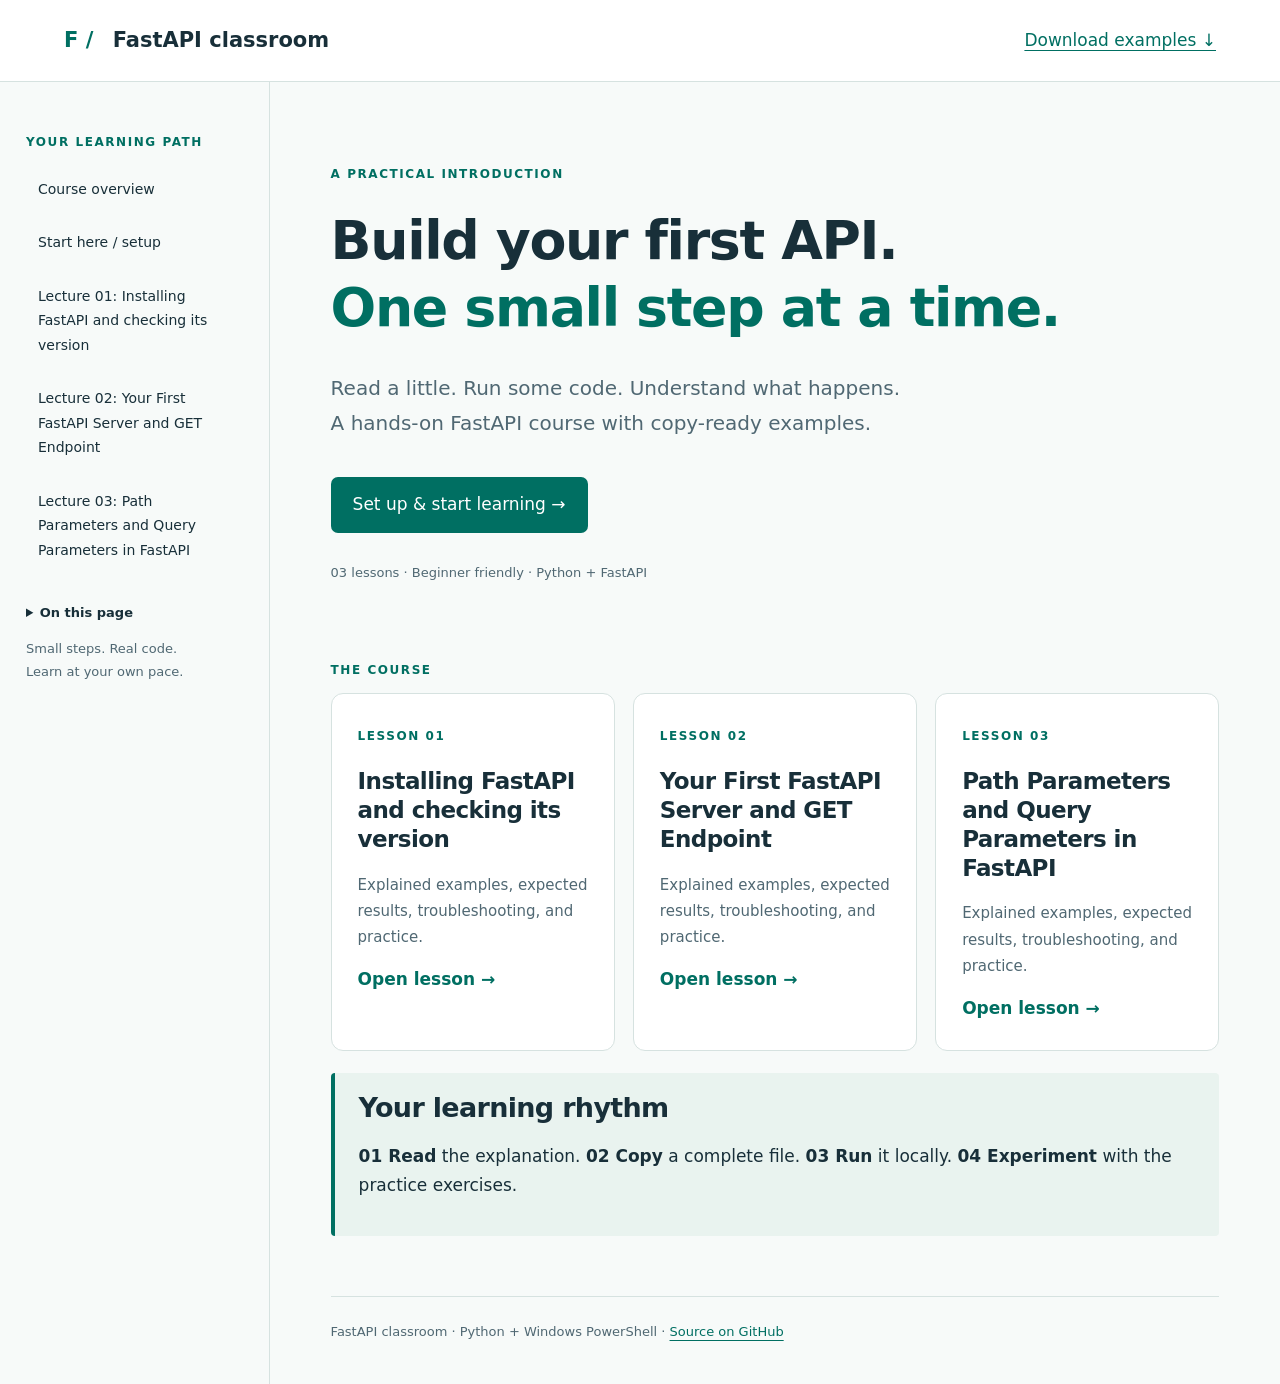
<file: docs/index.html>
<!doctype html>
<html lang="en"><head><meta charset="utf-8"><meta name="viewport" content="width=device-width, initial-scale=1">
<title>Learn FastAPI · FastAPI classroom</title><meta name="description" content="Learn FastAPI in small runnable steps, with explained code and practice exercises.">
<link rel="stylesheet" href="assets/style.css"><script src="assets/site.js" defer></script></head>
<body><a class="skip" href="#content">Skip to lesson</a><header><a class="brand" href="index.html"><span>F /</span> FastAPI classroom</a><a href="downloads/examples.zip">Download examples ↓</a></header>
<div class="layout"><aside><p class="eyebrow">YOUR LEARNING PATH</p><nav aria-label="Course"><a href="index.html">Course overview</a><a href="setup.html">Start here / setup</a><a  href="lecture_01.html">Lecture 01: Installing FastAPI and checking its version</a><a  href="lecture_02.html">Lecture 02: Your First FastAPI Server and GET Endpoint</a><a  href="lecture_03.html">Lecture 03: Path Parameters and Query Parameters in FastAPI</a></nav><details><summary>On this page</summary></details><p class="aside-note">Small steps. Real code.<br>Learn at your own pace.</p></aside><main id="content"><section class="hero"><p class="eyebrow">A PRACTICAL INTRODUCTION</p><h1>Build your first API.<br><em>One small step at a time.</em></h1><p class="intro">Read a little. Run some code. Understand what happens.<br>A hands-on FastAPI course with copy-ready examples.</p><a class="primary" href="setup.html">Set up & start learning →</a><p class="meta">03 lessons · Beginner friendly · Python + FastAPI</p></section><section><p class="eyebrow">THE COURSE</p><div class="cards"><a class="card" href="lecture_01.html"><span class="eyebrow">LESSON 01</span><h2>Installing FastAPI and checking its version</h2><p>Explained examples, expected results, troubleshooting, and practice.</p><span>Open lesson →</span></a><a class="card" href="lecture_02.html"><span class="eyebrow">LESSON 02</span><h2>Your First FastAPI Server and GET Endpoint</h2><p>Explained examples, expected results, troubleshooting, and practice.</p><span>Open lesson →</span></a><a class="card" href="lecture_03.html"><span class="eyebrow">LESSON 03</span><h2>Path Parameters and Query Parameters in FastAPI</h2><p>Explained examples, expected results, troubleshooting, and practice.</p><span>Open lesson →</span></a></div></section><section class="notice"><h2>Your learning rhythm</h2><p><strong>01 Read</strong> the explanation. <strong>02 Copy</strong> a complete file. <strong>03 Run</strong> it locally. <strong>04 Experiment</strong> with the practice exercises.</p></section><footer>FastAPI classroom · Python + Windows PowerShell · <a href="https://github.com/haqnawaz99/fast-api">Source on GitHub</a></footer></main></div><p id="copy-status" role="status" aria-live="polite"></p></body></html>
</file>
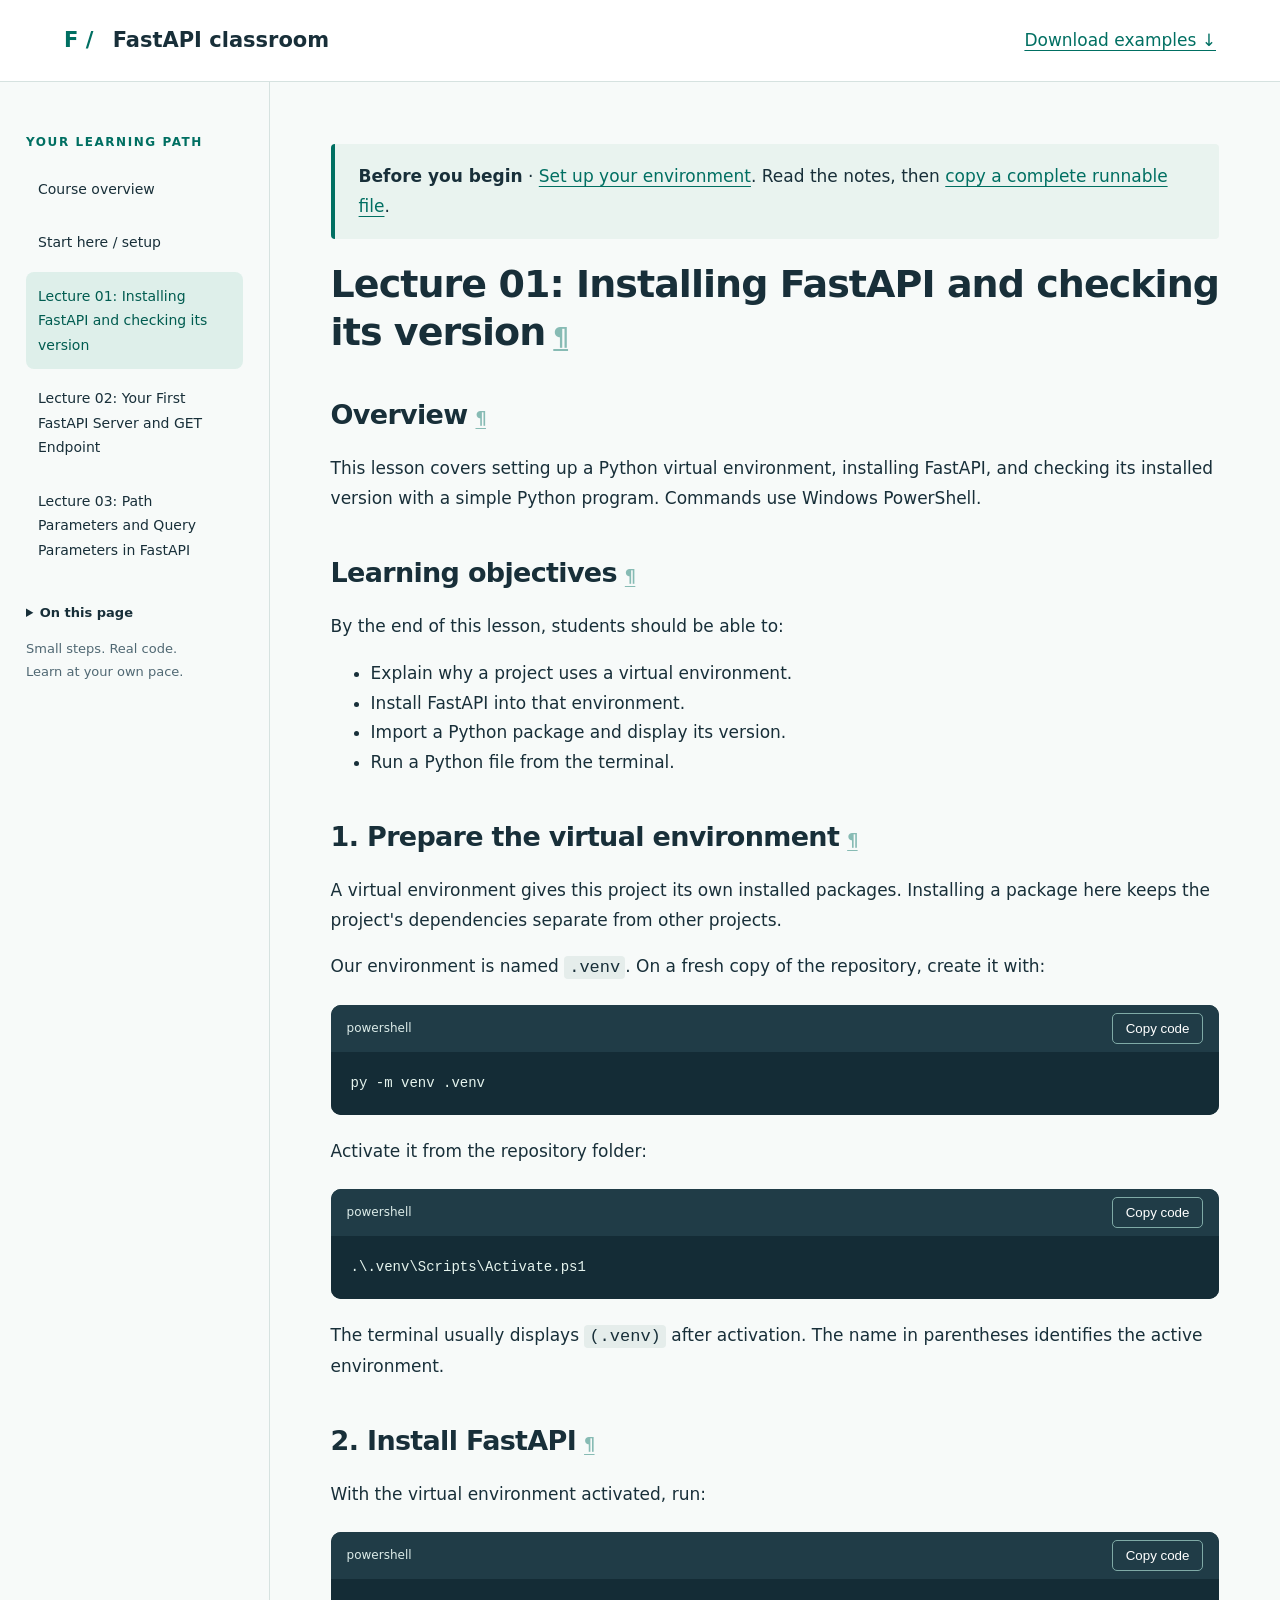
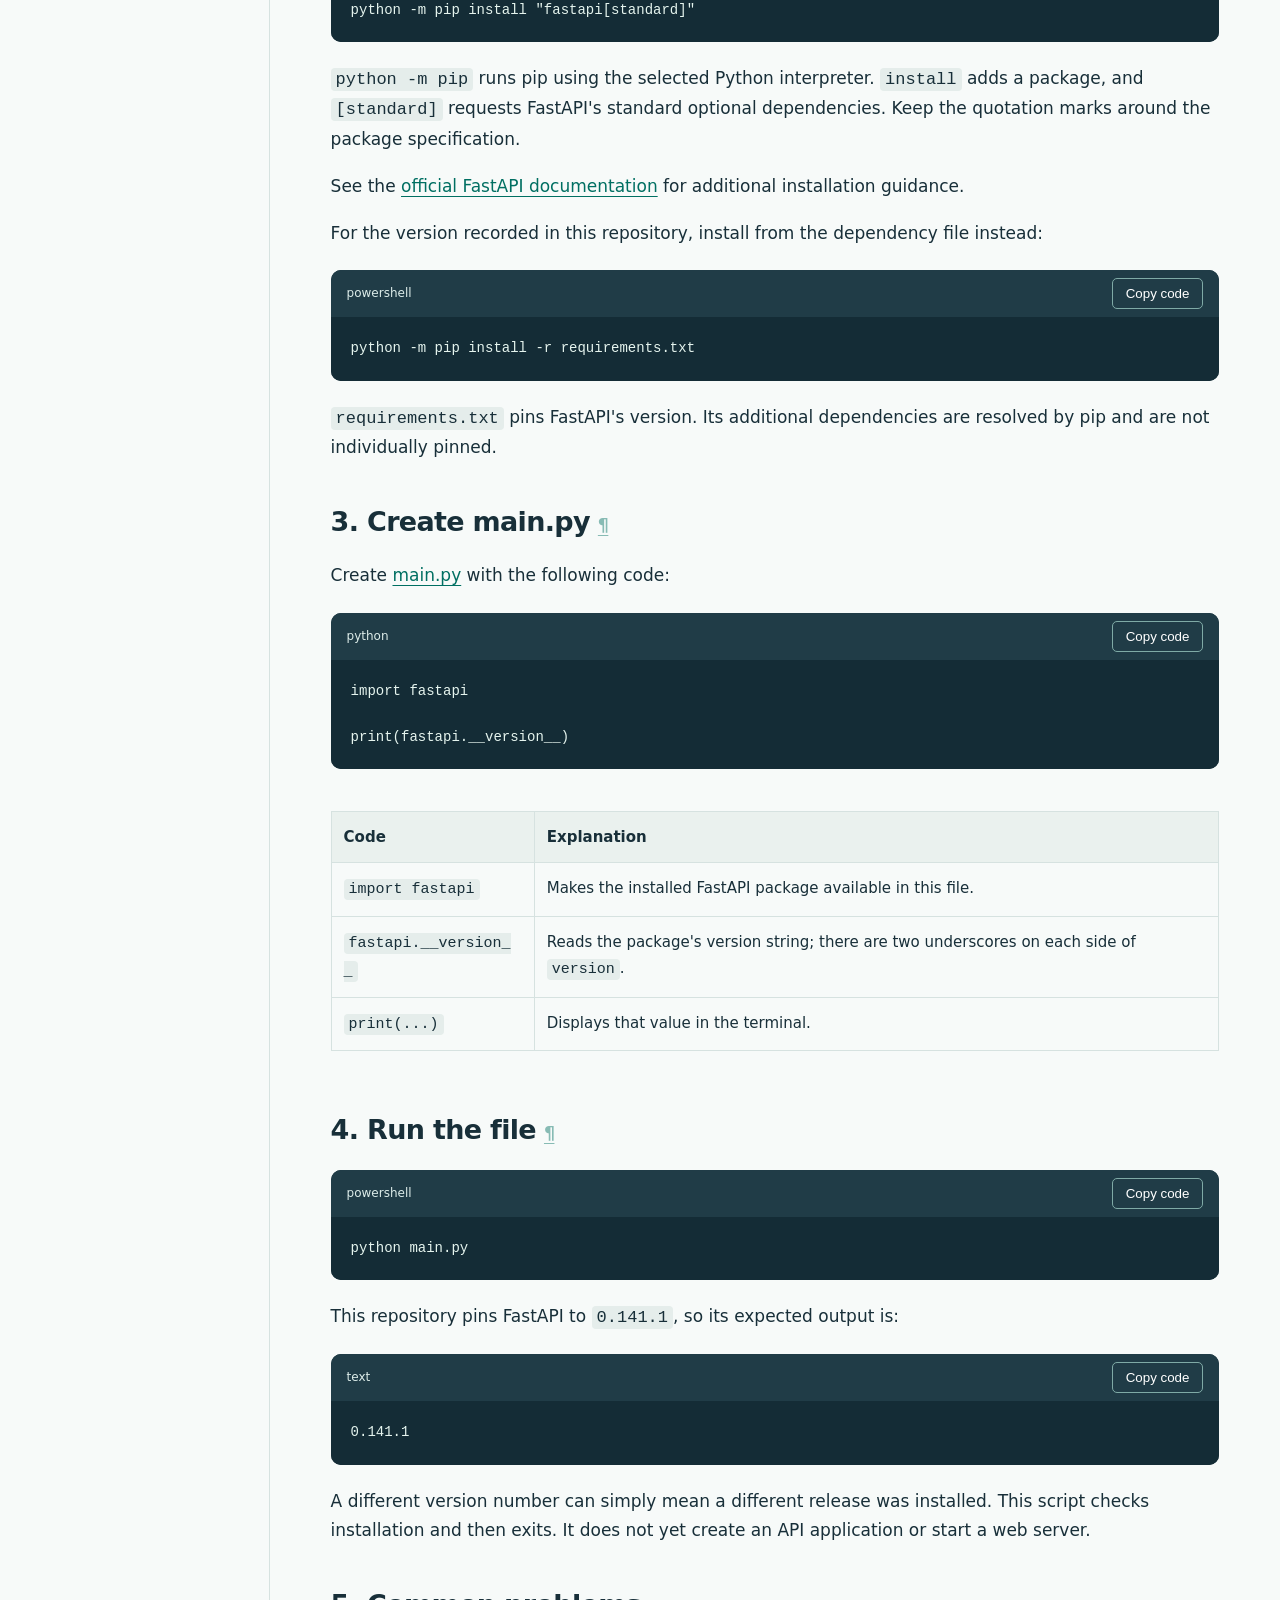
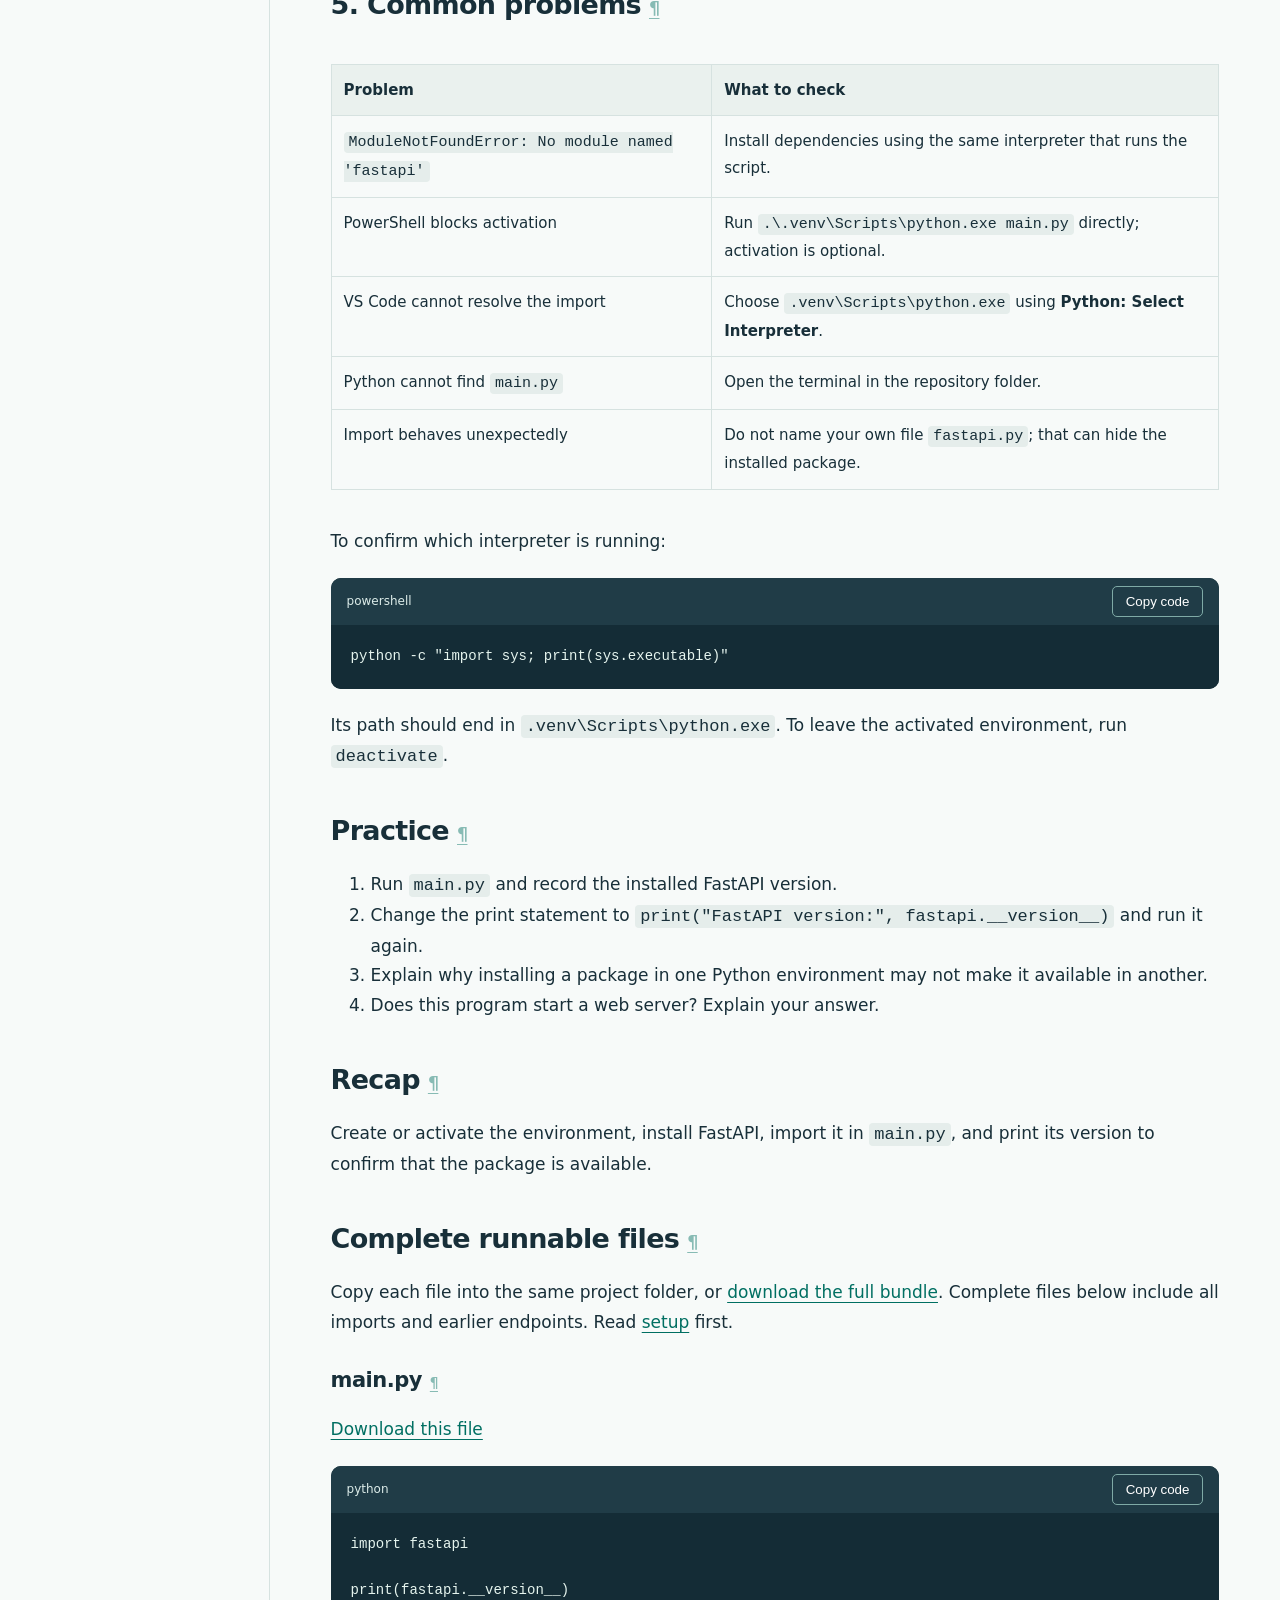
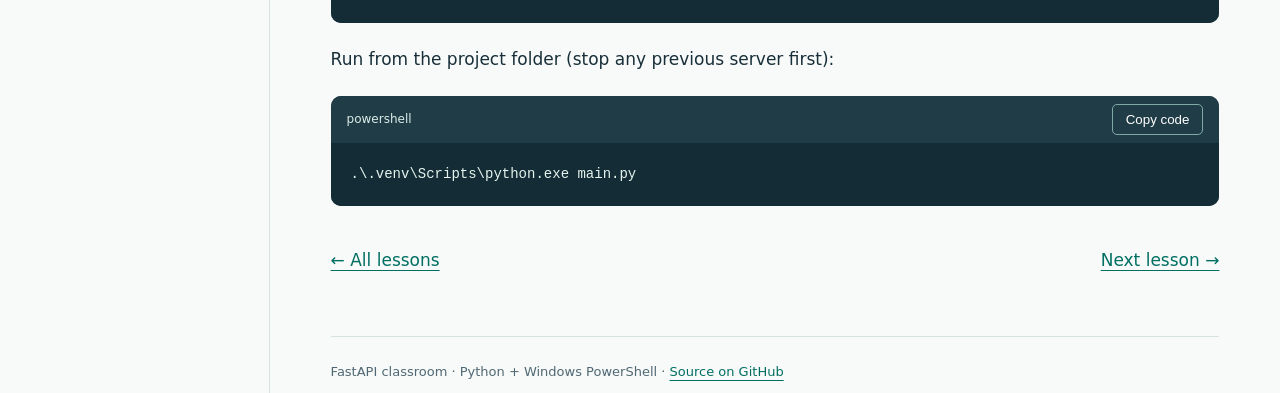
<file: docs/lecture_01.html>
<!doctype html>
<html lang="en"><head><meta charset="utf-8"><meta name="viewport" content="width=device-width, initial-scale=1">
<title>Lecture 01: Installing FastAPI and checking its version · FastAPI classroom</title><meta name="description" content="Learn FastAPI in small runnable steps, with explained code and practice exercises.">
<link rel="stylesheet" href="assets/style.css"><script src="assets/site.js" defer></script></head>
<body><a class="skip" href="#content">Skip to lesson</a><header><a class="brand" href="index.html"><span>F /</span> FastAPI classroom</a><a href="downloads/examples.zip">Download examples ↓</a></header>
<div class="layout"><aside><p class="eyebrow">YOUR LEARNING PATH</p><nav aria-label="Course"><a href="index.html">Course overview</a><a href="setup.html">Start here / setup</a><a aria-current=page href="lecture_01.html">Lecture 01: Installing FastAPI and checking its version</a><a  href="lecture_02.html">Lecture 02: Your First FastAPI Server and GET Endpoint</a><a  href="lecture_03.html">Lecture 03: Path Parameters and Query Parameters in FastAPI</a></nav><details><summary>On this page</summary><div class="toc">
<ul>
<li><a href="#lecture-01-installing-fastapi-and-checking-its-version">Lecture 01: Installing FastAPI and checking its version</a><ul>
<li><a href="#overview">Overview</a></li>
<li><a href="#learning-objectives">Learning objectives</a></li>
<li><a href="#1-prepare-the-virtual-environment">1. Prepare the virtual environment</a></li>
<li><a href="#2-install-fastapi">2. Install FastAPI</a></li>
<li><a href="#3-create-mainpy">3. Create main.py</a></li>
<li><a href="#4-run-the-file">4. Run the file</a></li>
<li><a href="#5-common-problems">5. Common problems</a></li>
<li><a href="#practice">Practice</a></li>
<li><a href="#recap">Recap</a></li>
<li><a href="#complete-runnable-files">Complete runnable files</a><ul>
<li><a href="#mainpy">main.py</a></li>
</ul>
</li>
</ul>
</li>
</ul>
</div>
</details><p class="aside-note">Small steps. Real code.<br>Learn at your own pace.</p></aside><main id="content"><div class="notice"><strong>Before you begin</strong> · <a href="setup.html">Set up your environment</a>. Read the notes, then <a href="#complete-runnable-files">copy a complete runnable file</a>.</div><h1 id="lecture-01-installing-fastapi-and-checking-its-version">Lecture 01: Installing FastAPI and checking its version<a class="headerlink" href="#lecture-01-installing-fastapi-and-checking-its-version" title="Permanent link">&para;</a></h1>
<h2 id="overview">Overview<a class="headerlink" href="#overview" title="Permanent link">&para;</a></h2>
<p>This lesson covers setting up a Python virtual environment, installing FastAPI, and checking its installed version with a simple Python program. Commands use Windows PowerShell.</p>
<h2 id="learning-objectives">Learning objectives<a class="headerlink" href="#learning-objectives" title="Permanent link">&para;</a></h2>
<p>By the end of this lesson, students should be able to:</p>
<ul>
<li>Explain why a project uses a virtual environment.</li>
<li>Install FastAPI into that environment.</li>
<li>Import a Python package and display its version.</li>
<li>Run a Python file from the terminal.</li>
</ul>
<h2 id="1-prepare-the-virtual-environment">1. Prepare the virtual environment<a class="headerlink" href="#1-prepare-the-virtual-environment" title="Permanent link">&para;</a></h2>
<p>A virtual environment gives this project its own installed packages. Installing a package here keeps the project's dependencies separate from other projects.</p>
<p>Our environment is named <code>.venv</code>. On a fresh copy of the repository, create it with:</p>
<pre><code class="language-powershell">py -m venv .venv
</code></pre>
<p>Activate it from the repository folder:</p>
<pre><code class="language-powershell">.\.venv\Scripts\Activate.ps1
</code></pre>
<p>The terminal usually displays <code>(.venv)</code> after activation. The name in parentheses identifies the active environment.</p>
<h2 id="2-install-fastapi">2. Install FastAPI<a class="headerlink" href="#2-install-fastapi" title="Permanent link">&para;</a></h2>
<p>With the virtual environment activated, run:</p>
<pre><code class="language-powershell">python -m pip install &quot;fastapi[standard]&quot;
</code></pre>
<p><code>python -m pip</code> runs pip using the selected Python interpreter. <code>install</code> adds a package, and <code>[standard]</code> requests FastAPI's standard optional dependencies. Keep the quotation marks around the package specification.</p>
<p>See the <a href="https://fastapi.tiangolo.com/tutorial/#install-fastapi">official FastAPI documentation</a> for additional installation guidance.</p>
<p>For the version recorded in this repository, install from the dependency file instead:</p>
<pre><code class="language-powershell">python -m pip install -r requirements.txt
</code></pre>
<p><code>requirements.txt</code> pins FastAPI's version. Its additional dependencies are resolved by pip and are not individually pinned.</p>
<h2 id="3-create-mainpy">3. Create main.py<a class="headerlink" href="#3-create-mainpy" title="Permanent link">&para;</a></h2>
<p>Create <a href="downloads/main.py">main.py</a> with the following code:</p>
<pre><code class="language-python">import fastapi

print(fastapi.__version__)
</code></pre>
<table>
<thead>
<tr>
<th>Code</th>
<th>Explanation</th>
</tr>
</thead>
<tbody>
<tr>
<td><code>import fastapi</code></td>
<td>Makes the installed FastAPI package available in this file.</td>
</tr>
<tr>
<td><code>fastapi.__version__</code></td>
<td>Reads the package's version string; there are two underscores on each side of <code>version</code>.</td>
</tr>
<tr>
<td><code>print(...)</code></td>
<td>Displays that value in the terminal.</td>
</tr>
</tbody>
</table>
<h2 id="4-run-the-file">4. Run the file<a class="headerlink" href="#4-run-the-file" title="Permanent link">&para;</a></h2>
<pre><code class="language-powershell">python main.py
</code></pre>
<p>This repository pins FastAPI to <code>0.141.1</code>, so its expected output is:</p>
<pre><code class="language-text">0.141.1
</code></pre>
<p>A different version number can simply mean a different release was installed. This script checks installation and then exits. It does not yet create an API application or start a web server.</p>
<h2 id="5-common-problems">5. Common problems<a class="headerlink" href="#5-common-problems" title="Permanent link">&para;</a></h2>
<table>
<thead>
<tr>
<th>Problem</th>
<th>What to check</th>
</tr>
</thead>
<tbody>
<tr>
<td><code>ModuleNotFoundError: No module named 'fastapi'</code></td>
<td>Install dependencies using the same interpreter that runs the script.</td>
</tr>
<tr>
<td>PowerShell blocks activation</td>
<td>Run <code>.\.venv\Scripts\python.exe main.py</code> directly; activation is optional.</td>
</tr>
<tr>
<td>VS Code cannot resolve the import</td>
<td>Choose <code>.venv\Scripts\python.exe</code> using <strong>Python: Select Interpreter</strong>.</td>
</tr>
<tr>
<td>Python cannot find <code>main.py</code></td>
<td>Open the terminal in the repository folder.</td>
</tr>
<tr>
<td>Import behaves unexpectedly</td>
<td>Do not name your own file <code>fastapi.py</code>; that can hide the installed package.</td>
</tr>
</tbody>
</table>
<p>To confirm which interpreter is running:</p>
<pre><code class="language-powershell">python -c &quot;import sys; print(sys.executable)&quot;
</code></pre>
<p>Its path should end in <code>.venv\Scripts\python.exe</code>. To leave the activated environment, run <code>deactivate</code>.</p>
<h2 id="practice">Practice<a class="headerlink" href="#practice" title="Permanent link">&para;</a></h2>
<ol>
<li>Run <code>main.py</code> and record the installed FastAPI version.</li>
<li>Change the print statement to <code>print("FastAPI version:", fastapi.__version__)</code> and run it again.</li>
<li>Explain why installing a package in one Python environment may not make it available in another.</li>
<li>Does this program start a web server? Explain your answer.</li>
</ol>
<h2 id="recap">Recap<a class="headerlink" href="#recap" title="Permanent link">&para;</a></h2>
<p>Create or activate the environment, install FastAPI, import it in <code>main.py</code>, and print its version to confirm that the package is available.</p>
<h2 id="complete-runnable-files">Complete runnable files<a class="headerlink" href="#complete-runnable-files" title="Permanent link">&para;</a></h2>
<p>Copy each file into the same project folder, or <a href="downloads/examples.zip">download the full bundle</a>. Complete files below include all imports and earlier endpoints. Read <a href="setup.html">setup</a> first.</p>
<h3 id="mainpy">main.py<a class="headerlink" href="#mainpy" title="Permanent link">&para;</a></h3>
<p><a href="downloads/main.py">Download this file</a></p>
<pre><code class="language-python">import fastapi

print(fastapi.__version__)
</code></pre>
<p>Run from the project folder (stop any previous server first):</p>
<pre><code class="language-powershell">.\.venv\Scripts\python.exe main.py
</code></pre><div class="lesson-nav"><a href="index.html">← All lessons</a><a href="lecture_02.html">Next lesson →</a></div><footer>FastAPI classroom · Python + Windows PowerShell · <a href="https://github.com/haqnawaz99/fast-api">Source on GitHub</a></footer></main></div><p id="copy-status" role="status" aria-live="polite"></p></body></html>
</file>
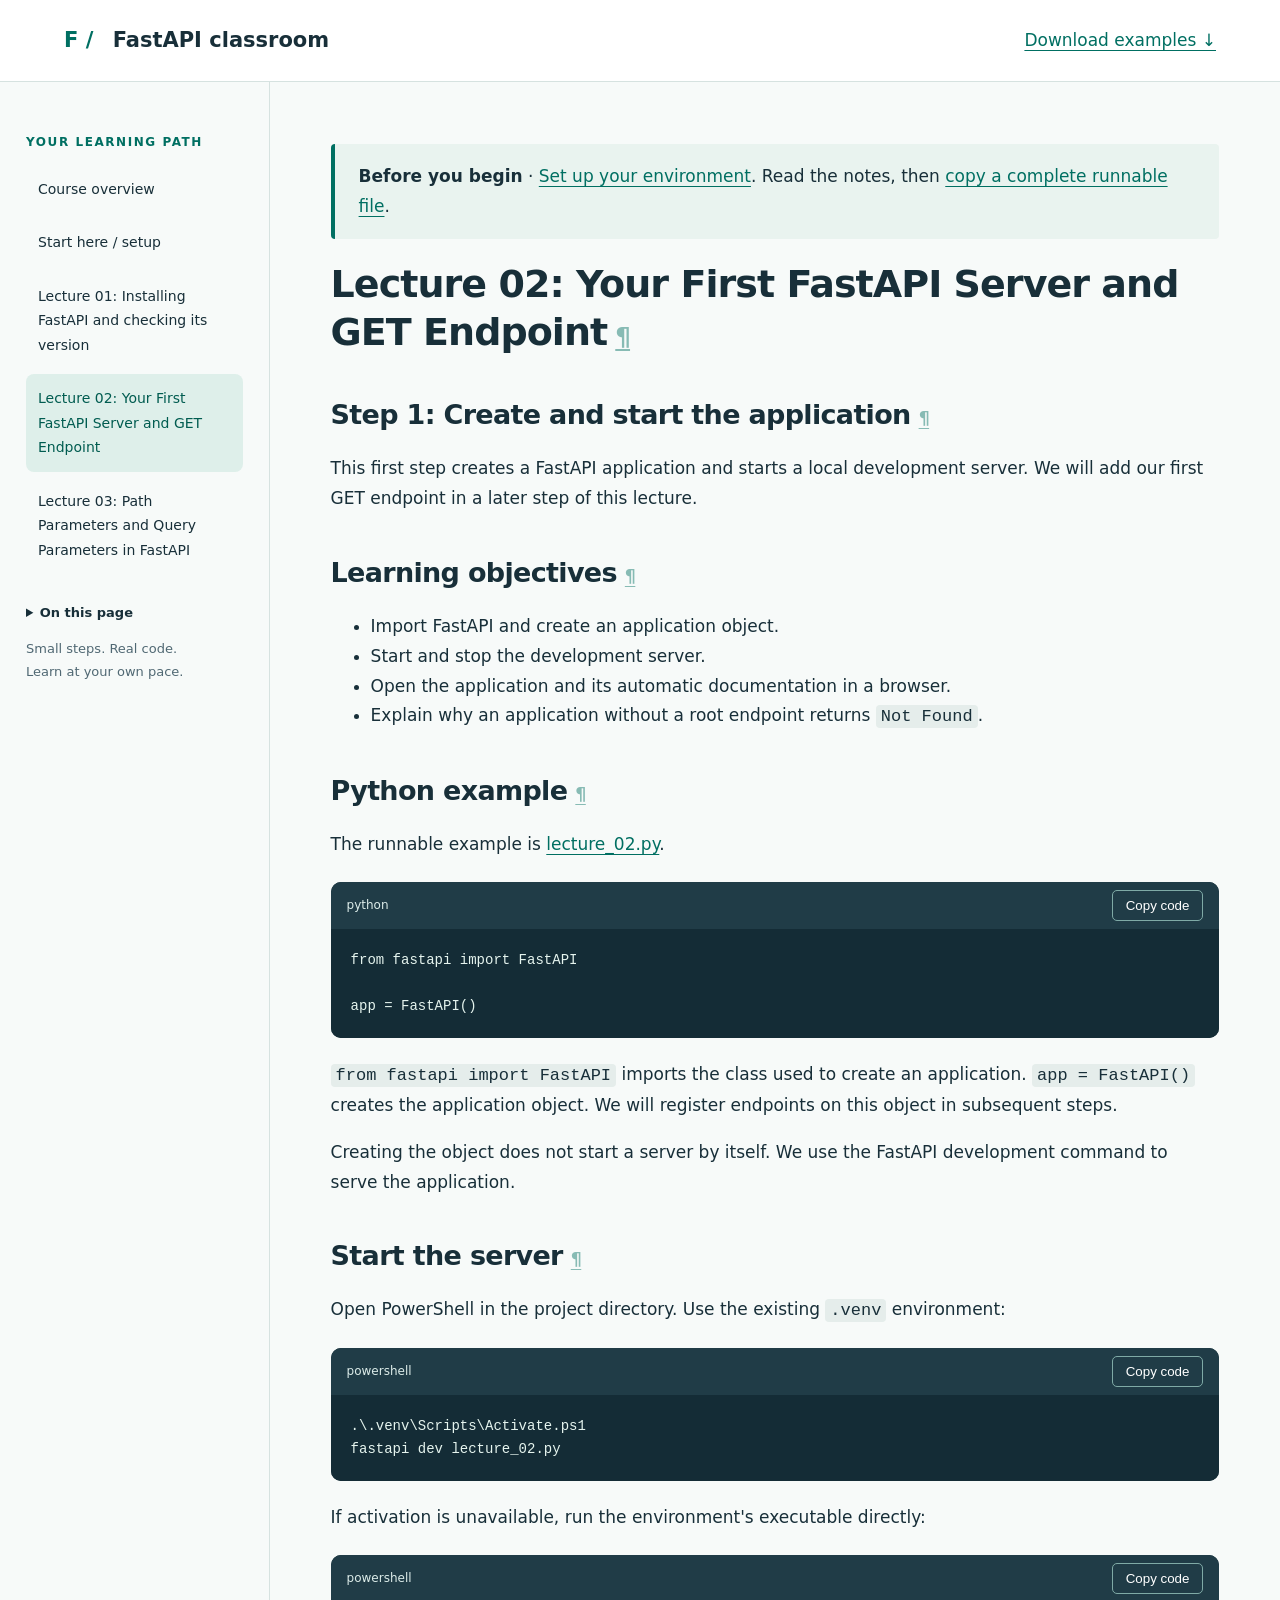
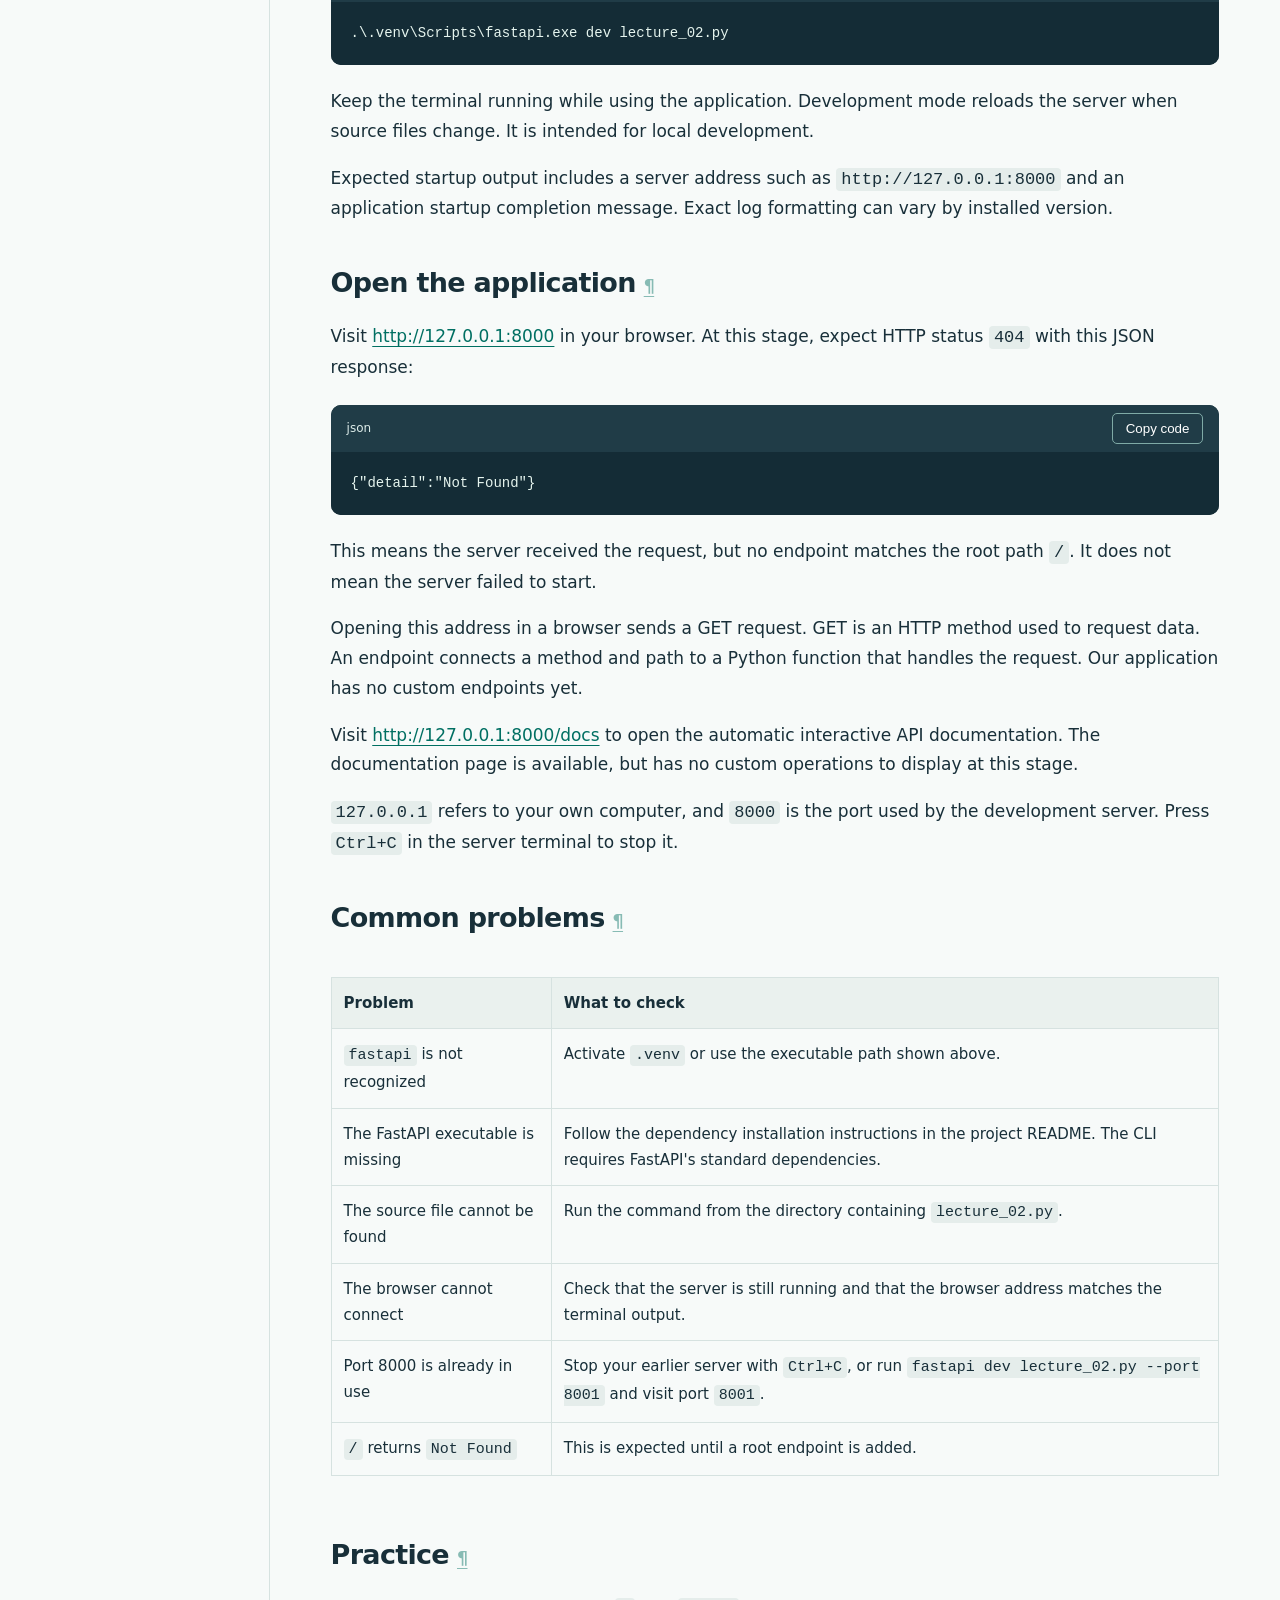
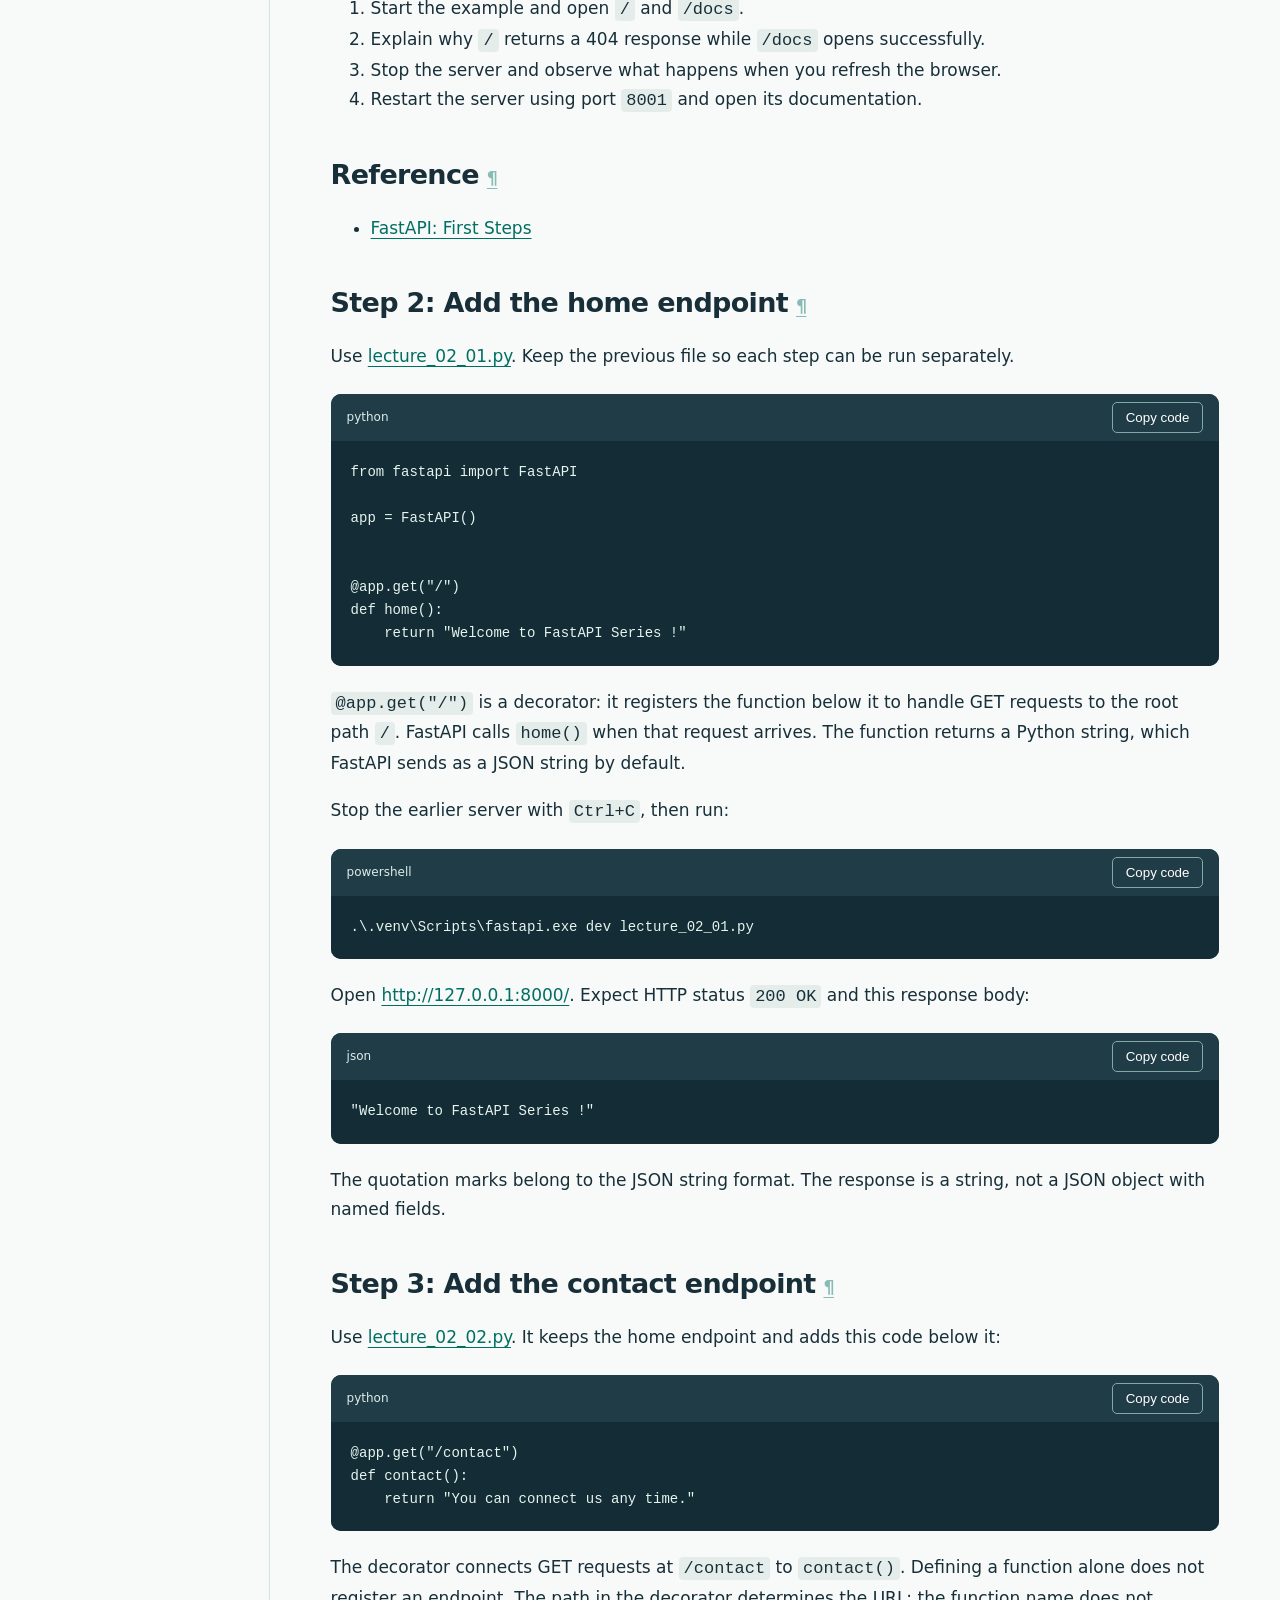
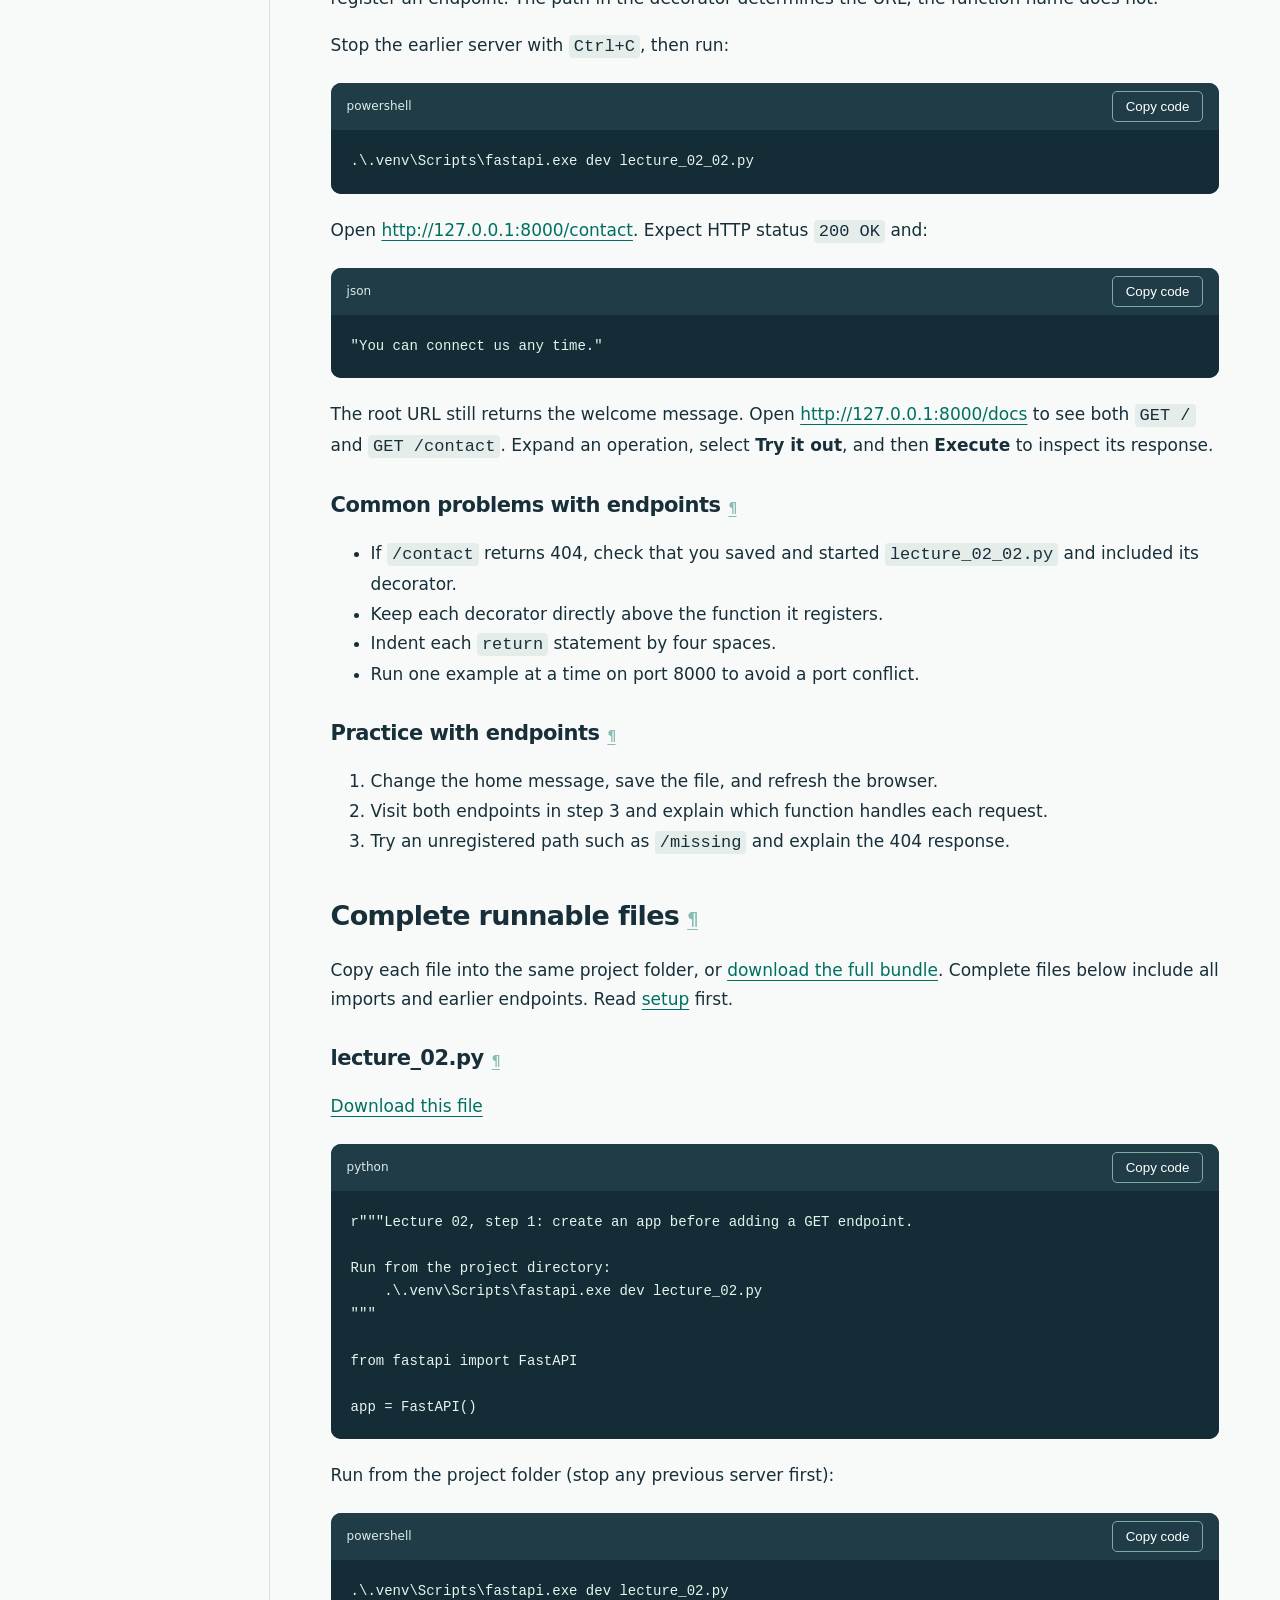
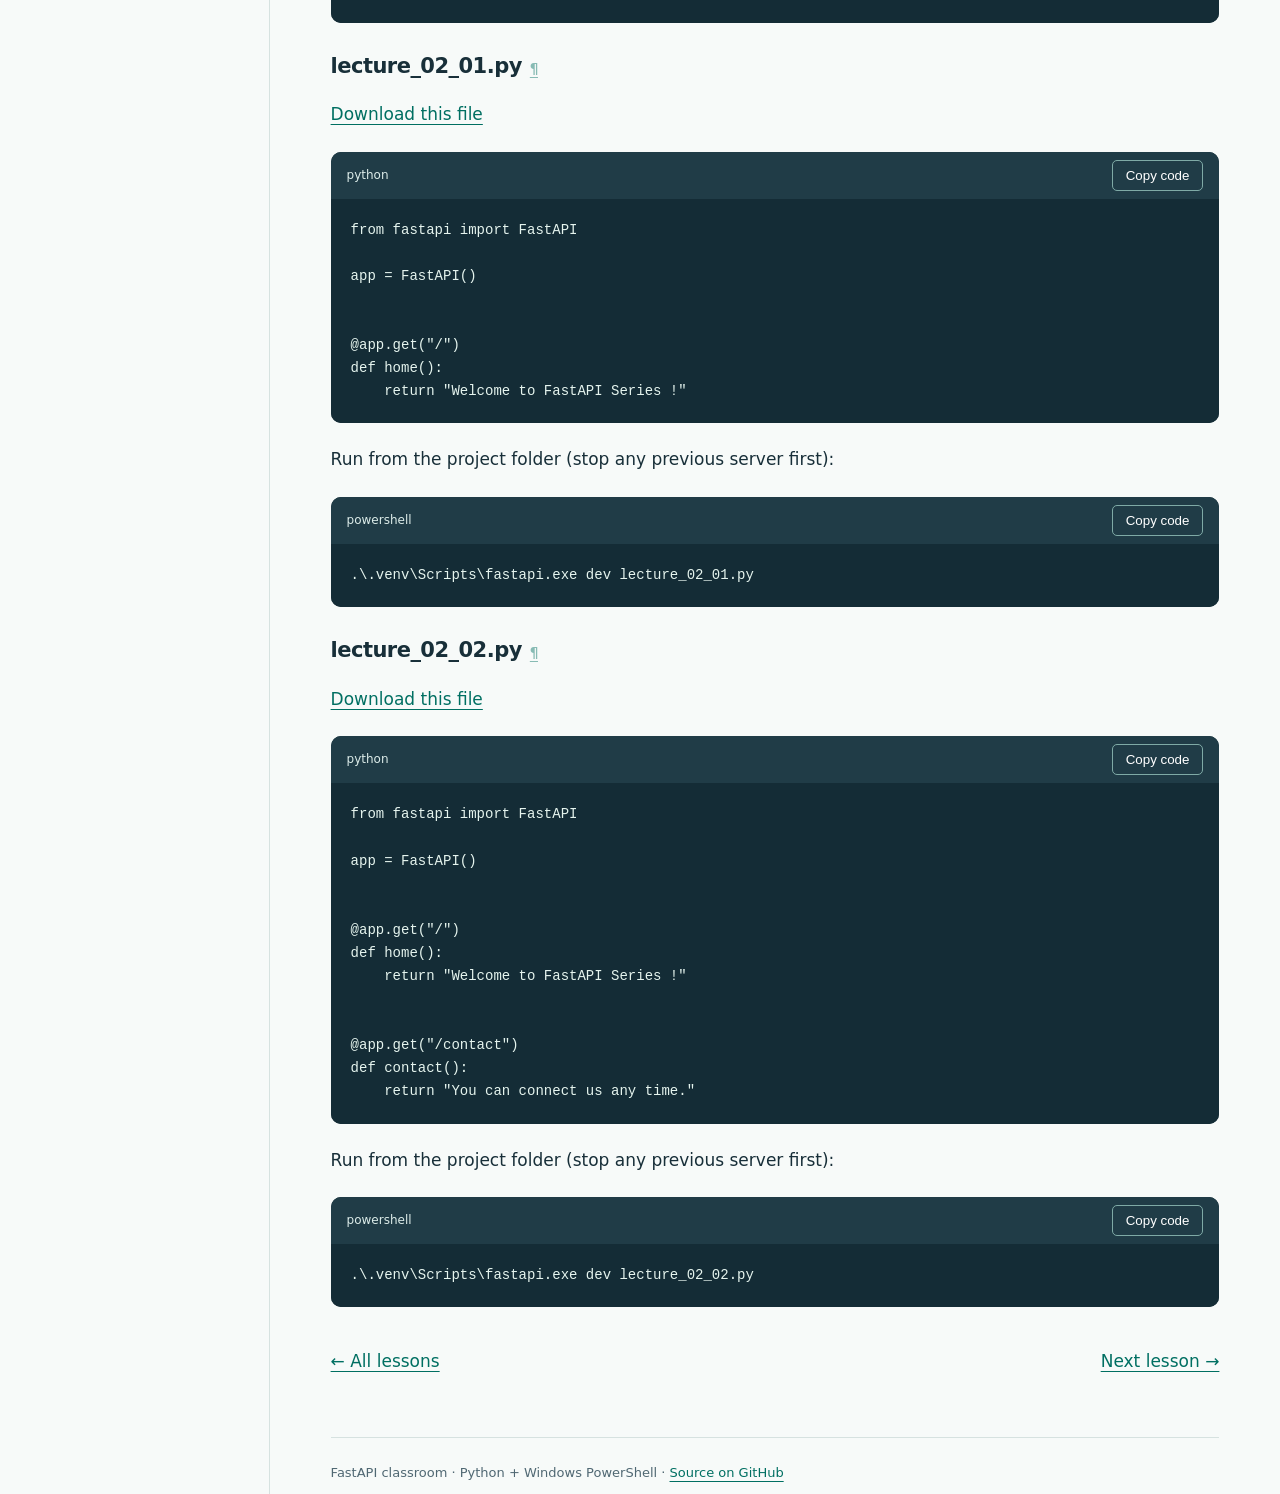
<file: docs/lecture_02.html>
<!doctype html>
<html lang="en"><head><meta charset="utf-8"><meta name="viewport" content="width=device-width, initial-scale=1">
<title>Lecture 02: Your First FastAPI Server and GET Endpoint · FastAPI classroom</title><meta name="description" content="Learn FastAPI in small runnable steps, with explained code and practice exercises.">
<link rel="stylesheet" href="assets/style.css"><script src="assets/site.js" defer></script></head>
<body><a class="skip" href="#content">Skip to lesson</a><header><a class="brand" href="index.html"><span>F /</span> FastAPI classroom</a><a href="downloads/examples.zip">Download examples ↓</a></header>
<div class="layout"><aside><p class="eyebrow">YOUR LEARNING PATH</p><nav aria-label="Course"><a href="index.html">Course overview</a><a href="setup.html">Start here / setup</a><a  href="lecture_01.html">Lecture 01: Installing FastAPI and checking its version</a><a aria-current=page href="lecture_02.html">Lecture 02: Your First FastAPI Server and GET Endpoint</a><a  href="lecture_03.html">Lecture 03: Path Parameters and Query Parameters in FastAPI</a></nav><details><summary>On this page</summary><div class="toc">
<ul>
<li><a href="#lecture-02-your-first-fastapi-server-and-get-endpoint">Lecture 02: Your First FastAPI Server and GET Endpoint</a><ul>
<li><a href="#step-1-create-and-start-the-application">Step 1: Create and start the application</a></li>
<li><a href="#learning-objectives">Learning objectives</a></li>
<li><a href="#python-example">Python example</a></li>
<li><a href="#start-the-server">Start the server</a></li>
<li><a href="#open-the-application">Open the application</a></li>
<li><a href="#common-problems">Common problems</a></li>
<li><a href="#practice">Practice</a></li>
<li><a href="#reference">Reference</a></li>
<li><a href="#step-2-add-the-home-endpoint">Step 2: Add the home endpoint</a></li>
<li><a href="#step-3-add-the-contact-endpoint">Step 3: Add the contact endpoint</a><ul>
<li><a href="#common-problems-with-endpoints">Common problems with endpoints</a></li>
<li><a href="#practice-with-endpoints">Practice with endpoints</a></li>
</ul>
</li>
<li><a href="#complete-runnable-files">Complete runnable files</a><ul>
<li><a href="#lecture_02py">lecture_02.py</a></li>
<li><a href="#lecture_02_01py">lecture_02_01.py</a></li>
<li><a href="#lecture_02_02py">lecture_02_02.py</a></li>
</ul>
</li>
</ul>
</li>
</ul>
</div>
</details><p class="aside-note">Small steps. Real code.<br>Learn at your own pace.</p></aside><main id="content"><div class="notice"><strong>Before you begin</strong> · <a href="setup.html">Set up your environment</a>. Read the notes, then <a href="#complete-runnable-files">copy a complete runnable file</a>.</div><h1 id="lecture-02-your-first-fastapi-server-and-get-endpoint">Lecture 02: Your First FastAPI Server and GET Endpoint<a class="headerlink" href="#lecture-02-your-first-fastapi-server-and-get-endpoint" title="Permanent link">&para;</a></h1>
<h2 id="step-1-create-and-start-the-application">Step 1: Create and start the application<a class="headerlink" href="#step-1-create-and-start-the-application" title="Permanent link">&para;</a></h2>
<p>This first step creates a FastAPI application and starts a local development
server. We will add our first GET endpoint in a later step of this lecture.</p>
<h2 id="learning-objectives">Learning objectives<a class="headerlink" href="#learning-objectives" title="Permanent link">&para;</a></h2>
<ul>
<li>Import FastAPI and create an application object.</li>
<li>Start and stop the development server.</li>
<li>Open the application and its automatic documentation in a browser.</li>
<li>Explain why an application without a root endpoint returns <code>Not Found</code>.</li>
</ul>
<h2 id="python-example">Python example<a class="headerlink" href="#python-example" title="Permanent link">&para;</a></h2>
<p>The runnable example is <a href="downloads/lecture_02.py">lecture_02.py</a>.</p>
<pre><code class="language-python">from fastapi import FastAPI

app = FastAPI()
</code></pre>
<p><code>from fastapi import FastAPI</code> imports the class used to create an application.
<code>app = FastAPI()</code> creates the application object. We will register endpoints on
this object in subsequent steps.</p>
<p>Creating the object does not start a server by itself. We use the FastAPI
development command to serve the application.</p>
<h2 id="start-the-server">Start the server<a class="headerlink" href="#start-the-server" title="Permanent link">&para;</a></h2>
<p>Open PowerShell in the project directory. Use the existing <code>.venv</code> environment:</p>
<pre><code class="language-powershell">.\.venv\Scripts\Activate.ps1
fastapi dev lecture_02.py
</code></pre>
<p>If activation is unavailable, run the environment's executable directly:</p>
<pre><code class="language-powershell">.\.venv\Scripts\fastapi.exe dev lecture_02.py
</code></pre>
<p>Keep the terminal running while using the application. Development mode reloads
the server when source files change. It is intended for local development.</p>
<p>Expected startup output includes a server address such as
<code>http://127.0.0.1:8000</code> and an application startup completion message. Exact log
formatting can vary by installed version.</p>
<h2 id="open-the-application">Open the application<a class="headerlink" href="#open-the-application" title="Permanent link">&para;</a></h2>
<p>Visit <a href="http://127.0.0.1:8000">http://127.0.0.1:8000</a> in your browser. At this stage, expect HTTP status
<code>404</code> with this JSON response:</p>
<pre><code class="language-json">{&quot;detail&quot;:&quot;Not Found&quot;}
</code></pre>
<p>This means the server received the request, but no endpoint matches the root
path <code>/</code>. It does not mean the server failed to start.</p>
<p>Opening this address in a browser sends a GET request. GET is an HTTP method
used to request data. An endpoint connects a method and path to a Python
function that handles the request. Our application has no custom endpoints yet.</p>
<p>Visit <a href="http://127.0.0.1:8000/docs">http://127.0.0.1:8000/docs</a> to open the automatic interactive API
documentation. The documentation page is available, but has no custom
operations to display at this stage.</p>
<p><code>127.0.0.1</code> refers to your own computer, and <code>8000</code> is the port used by the
development server. Press <code>Ctrl+C</code> in the server terminal to stop it.</p>
<h2 id="common-problems">Common problems<a class="headerlink" href="#common-problems" title="Permanent link">&para;</a></h2>
<table>
<thead>
<tr>
<th>Problem</th>
<th>What to check</th>
</tr>
</thead>
<tbody>
<tr>
<td><code>fastapi</code> is not recognized</td>
<td>Activate <code>.venv</code> or use the executable path shown above.</td>
</tr>
<tr>
<td>The FastAPI executable is missing</td>
<td>Follow the dependency installation instructions in the project README. The CLI requires FastAPI's standard dependencies.</td>
</tr>
<tr>
<td>The source file cannot be found</td>
<td>Run the command from the directory containing <code>lecture_02.py</code>.</td>
</tr>
<tr>
<td>The browser cannot connect</td>
<td>Check that the server is still running and that the browser address matches the terminal output.</td>
</tr>
<tr>
<td>Port 8000 is already in use</td>
<td>Stop your earlier server with <code>Ctrl+C</code>, or run <code>fastapi dev lecture_02.py --port 8001</code> and visit port <code>8001</code>.</td>
</tr>
<tr>
<td><code>/</code> returns <code>Not Found</code></td>
<td>This is expected until a root endpoint is added.</td>
</tr>
</tbody>
</table>
<h2 id="practice">Practice<a class="headerlink" href="#practice" title="Permanent link">&para;</a></h2>
<ol>
<li>Start the example and open <code>/</code> and <code>/docs</code>.</li>
<li>Explain why <code>/</code> returns a 404 response while <code>/docs</code> opens successfully.</li>
<li>Stop the server and observe what happens when you refresh the browser.</li>
<li>Restart the server using port <code>8001</code> and open its documentation.</li>
</ol>
<h2 id="reference">Reference<a class="headerlink" href="#reference" title="Permanent link">&para;</a></h2>
<ul>
<li><a href="https://fastapi.tiangolo.com/tutorial/first-steps/">FastAPI: First Steps</a></li>
</ul>
<h2 id="step-2-add-the-home-endpoint">Step 2: Add the home endpoint<a class="headerlink" href="#step-2-add-the-home-endpoint" title="Permanent link">&para;</a></h2>
<p>Use <a href="downloads/lecture_02_01.py">lecture_02_01.py</a>. Keep the previous file so each step can be run separately.</p>
<pre><code class="language-python">from fastapi import FastAPI

app = FastAPI()


@app.get(&quot;/&quot;)
def home():
    return &quot;Welcome to FastAPI Series !&quot;
</code></pre>
<p><code>@app.get("/")</code> is a decorator: it registers the function below it to handle GET requests to the root path <code>/</code>. FastAPI calls <code>home()</code> when that request arrives. The function returns a Python string, which FastAPI sends as a JSON string by default.</p>
<p>Stop the earlier server with <code>Ctrl+C</code>, then run:</p>
<pre><code class="language-powershell">.\.venv\Scripts\fastapi.exe dev lecture_02_01.py
</code></pre>
<p>Open <a href="http://127.0.0.1:8000/">http://127.0.0.1:8000/</a>. Expect HTTP status <code>200 OK</code> and this response body:</p>
<pre><code class="language-json">&quot;Welcome to FastAPI Series !&quot;
</code></pre>
<p>The quotation marks belong to the JSON string format. The response is a string, not a JSON object with named fields.</p>
<h2 id="step-3-add-the-contact-endpoint">Step 3: Add the contact endpoint<a class="headerlink" href="#step-3-add-the-contact-endpoint" title="Permanent link">&para;</a></h2>
<p>Use <a href="downloads/lecture_02_02.py">lecture_02_02.py</a>. It keeps the home endpoint and adds this code below it:</p>
<pre><code class="language-python">@app.get(&quot;/contact&quot;)
def contact():
    return &quot;You can connect us any time.&quot;
</code></pre>
<p>The decorator connects GET requests at <code>/contact</code> to <code>contact()</code>. Defining a function alone does not register an endpoint. The path in the decorator determines the URL; the function name does not.</p>
<p>Stop the earlier server with <code>Ctrl+C</code>, then run:</p>
<pre><code class="language-powershell">.\.venv\Scripts\fastapi.exe dev lecture_02_02.py
</code></pre>
<p>Open <a href="http://127.0.0.1:8000/contact">http://127.0.0.1:8000/contact</a>. Expect HTTP status <code>200 OK</code> and:</p>
<pre><code class="language-json">&quot;You can connect us any time.&quot;
</code></pre>
<p>The root URL still returns the welcome message. Open <a href="http://127.0.0.1:8000/docs">http://127.0.0.1:8000/docs</a> to see both <code>GET /</code> and <code>GET /contact</code>. Expand an operation, select <strong>Try it out</strong>, and then <strong>Execute</strong> to inspect its response.</p>
<h3 id="common-problems-with-endpoints">Common problems with endpoints<a class="headerlink" href="#common-problems-with-endpoints" title="Permanent link">&para;</a></h3>
<ul>
<li>If <code>/contact</code> returns 404, check that you saved and started <code>lecture_02_02.py</code> and included its decorator.</li>
<li>Keep each decorator directly above the function it registers.</li>
<li>Indent each <code>return</code> statement by four spaces.</li>
<li>Run one example at a time on port 8000 to avoid a port conflict.</li>
</ul>
<h3 id="practice-with-endpoints">Practice with endpoints<a class="headerlink" href="#practice-with-endpoints" title="Permanent link">&para;</a></h3>
<ol>
<li>Change the home message, save the file, and refresh the browser.</li>
<li>Visit both endpoints in step 3 and explain which function handles each request.</li>
<li>Try an unregistered path such as <code>/missing</code> and explain the 404 response.</li>
</ol>
<h2 id="complete-runnable-files">Complete runnable files<a class="headerlink" href="#complete-runnable-files" title="Permanent link">&para;</a></h2>
<p>Copy each file into the same project folder, or <a href="downloads/examples.zip">download the full bundle</a>. Complete files below include all imports and earlier endpoints. Read <a href="setup.html">setup</a> first.</p>
<h3 id="lecture_02py">lecture_02.py<a class="headerlink" href="#lecture_02py" title="Permanent link">&para;</a></h3>
<p><a href="downloads/lecture_02.py">Download this file</a></p>
<pre><code class="language-python">r&quot;&quot;&quot;Lecture 02, step 1: create an app before adding a GET endpoint.

Run from the project directory:
    .\.venv\Scripts\fastapi.exe dev lecture_02.py
&quot;&quot;&quot;

from fastapi import FastAPI

app = FastAPI()
</code></pre>
<p>Run from the project folder (stop any previous server first):</p>
<pre><code class="language-powershell">.\.venv\Scripts\fastapi.exe dev lecture_02.py
</code></pre>
<h3 id="lecture_02_01py">lecture_02_01.py<a class="headerlink" href="#lecture_02_01py" title="Permanent link">&para;</a></h3>
<p><a href="downloads/lecture_02_01.py">Download this file</a></p>
<pre><code class="language-python">from fastapi import FastAPI

app = FastAPI()


@app.get(&quot;/&quot;)
def home():
    return &quot;Welcome to FastAPI Series !&quot;
</code></pre>
<p>Run from the project folder (stop any previous server first):</p>
<pre><code class="language-powershell">.\.venv\Scripts\fastapi.exe dev lecture_02_01.py
</code></pre>
<h3 id="lecture_02_02py">lecture_02_02.py<a class="headerlink" href="#lecture_02_02py" title="Permanent link">&para;</a></h3>
<p><a href="downloads/lecture_02_02.py">Download this file</a></p>
<pre><code class="language-python">from fastapi import FastAPI

app = FastAPI()


@app.get(&quot;/&quot;)
def home():
    return &quot;Welcome to FastAPI Series !&quot;


@app.get(&quot;/contact&quot;)
def contact():
    return &quot;You can connect us any time.&quot;
</code></pre>
<p>Run from the project folder (stop any previous server first):</p>
<pre><code class="language-powershell">.\.venv\Scripts\fastapi.exe dev lecture_02_02.py
</code></pre><div class="lesson-nav"><a href="index.html">← All lessons</a><a href="lecture_03.html">Next lesson →</a></div><footer>FastAPI classroom · Python + Windows PowerShell · <a href="https://github.com/haqnawaz99/fast-api">Source on GitHub</a></footer></main></div><p id="copy-status" role="status" aria-live="polite"></p></body></html>
</file>
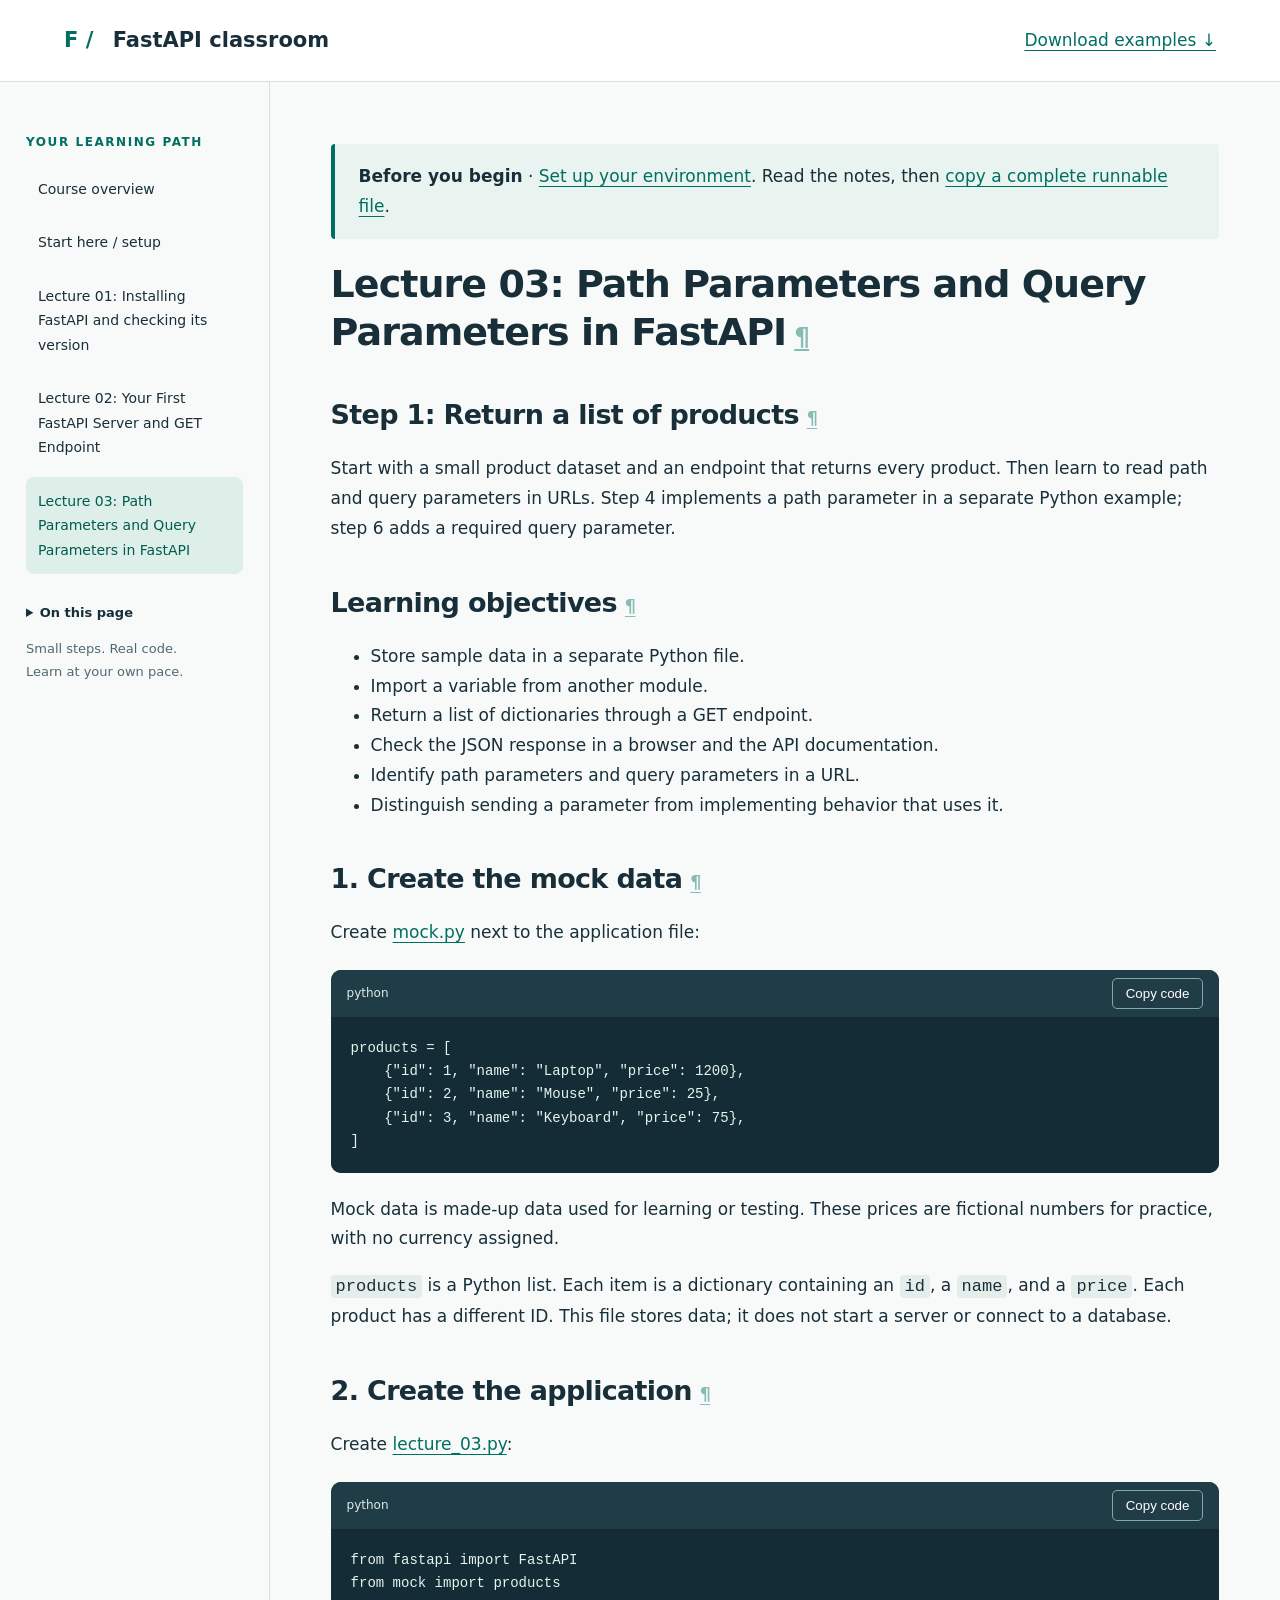
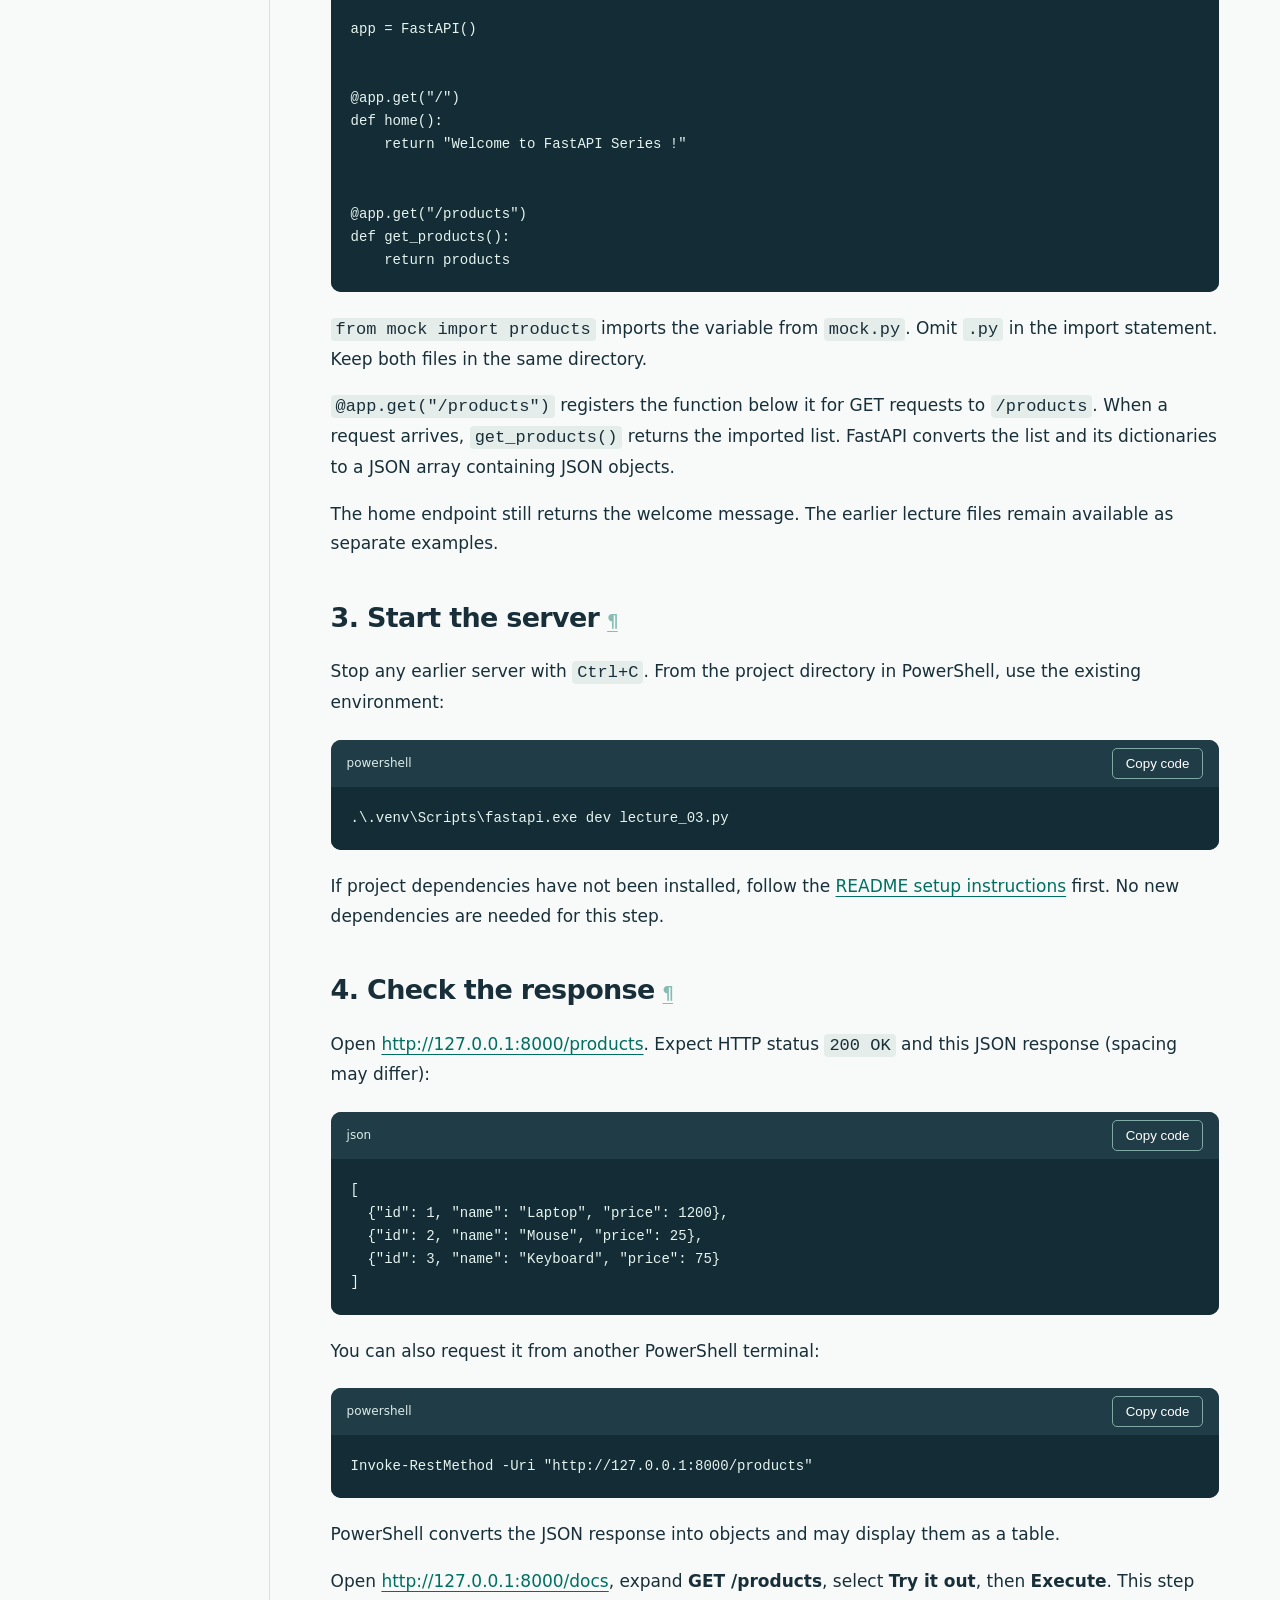
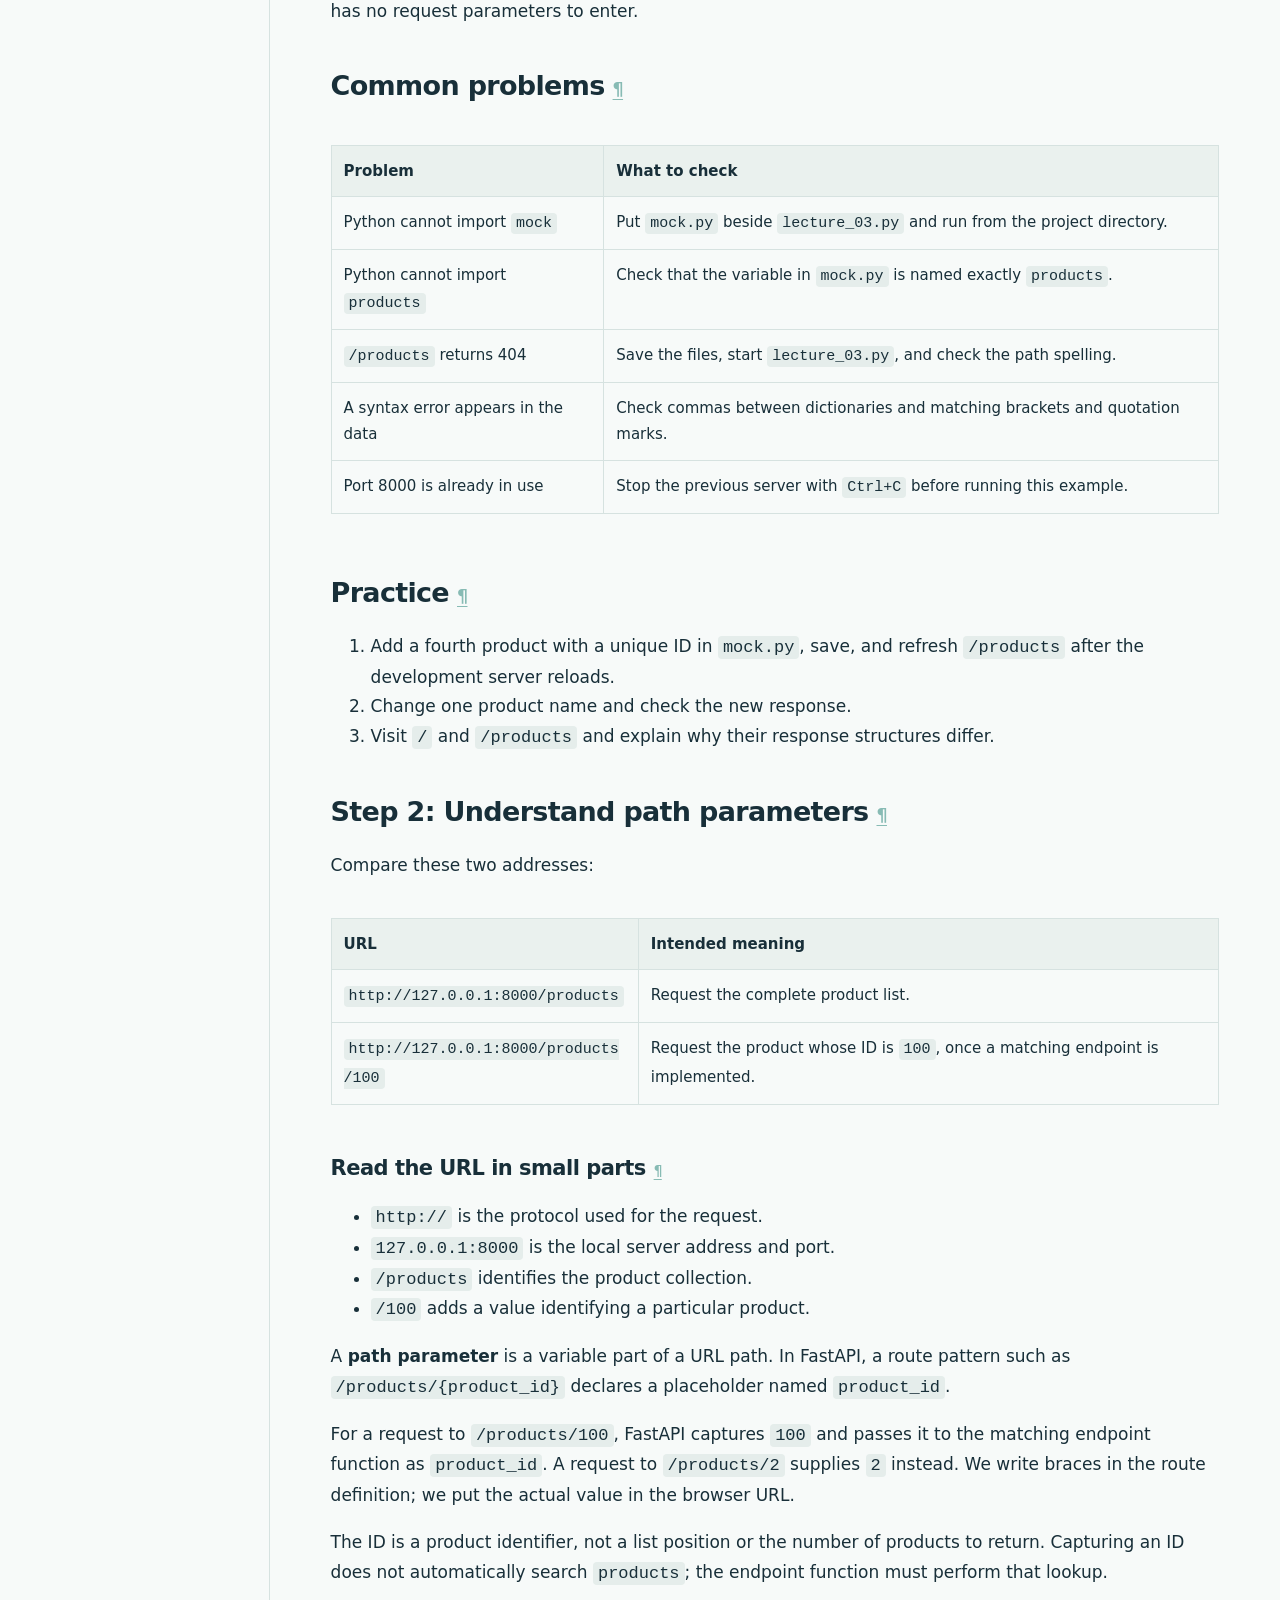
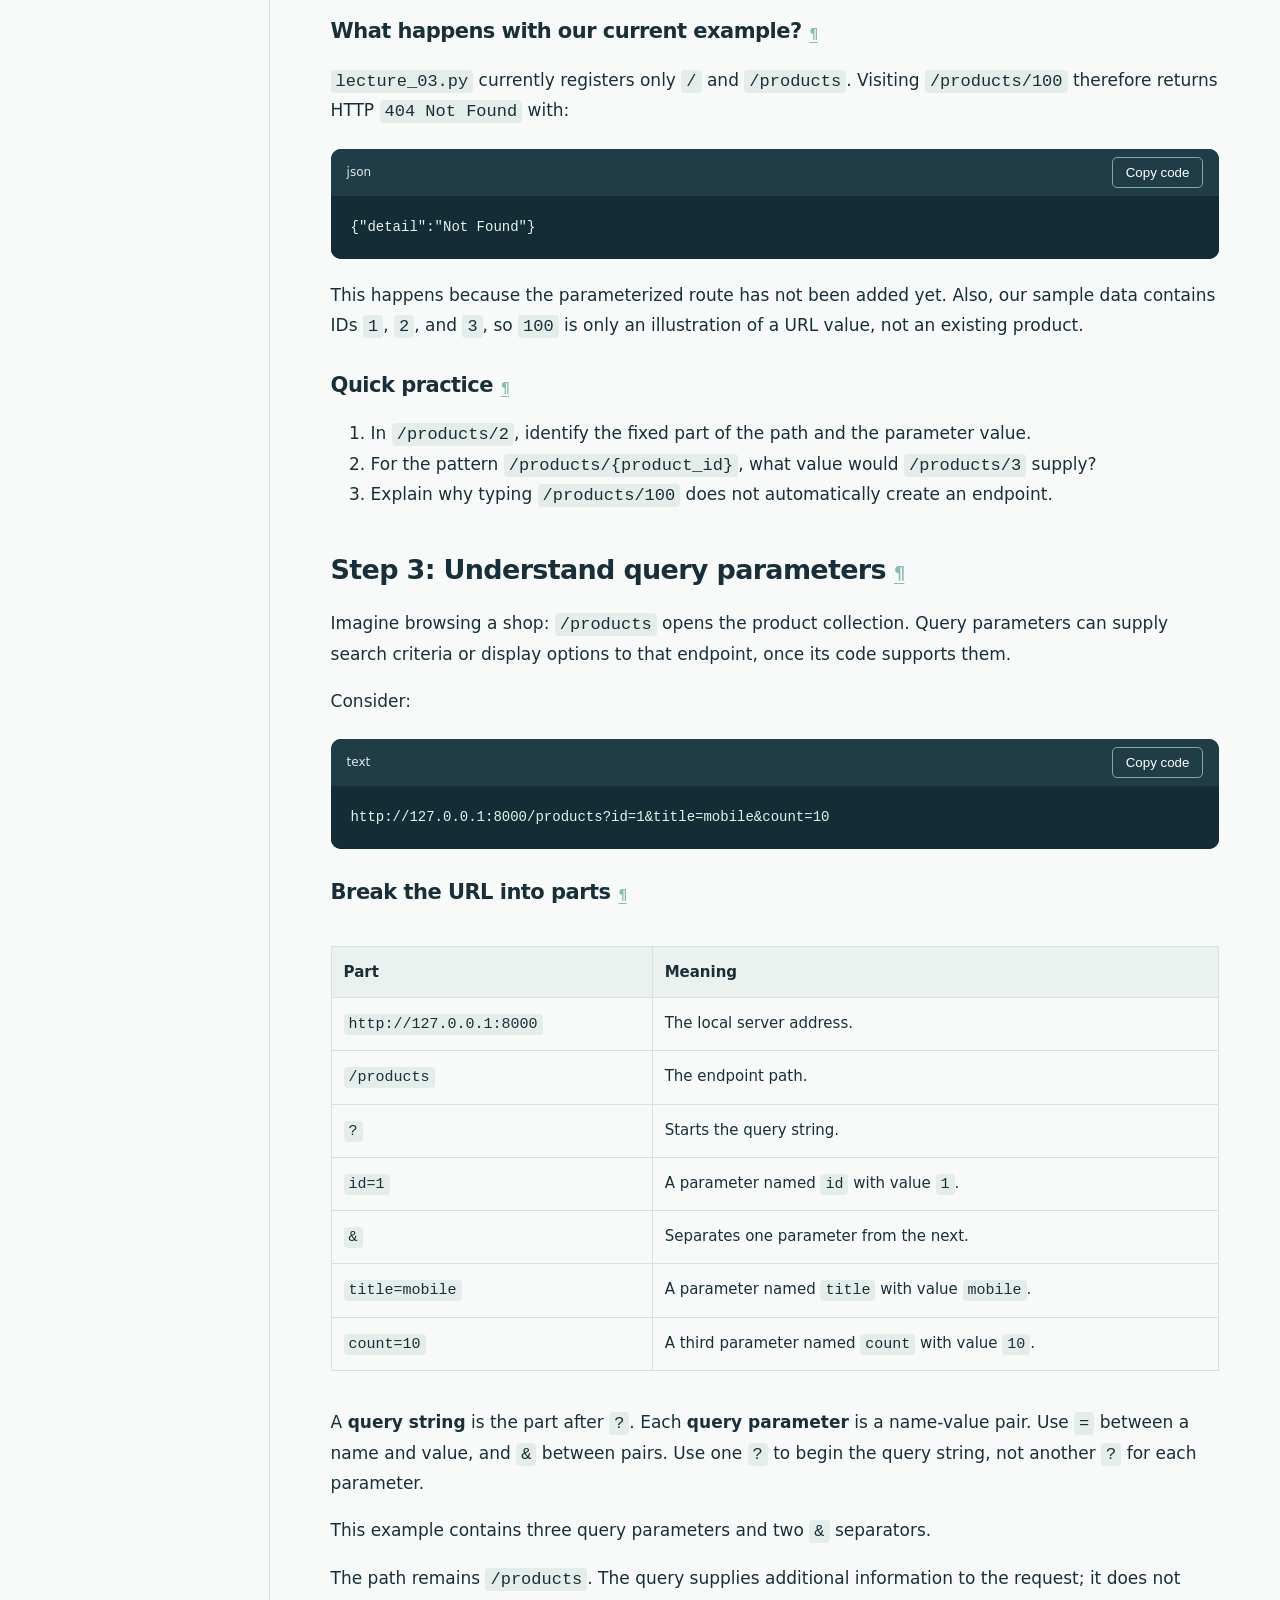
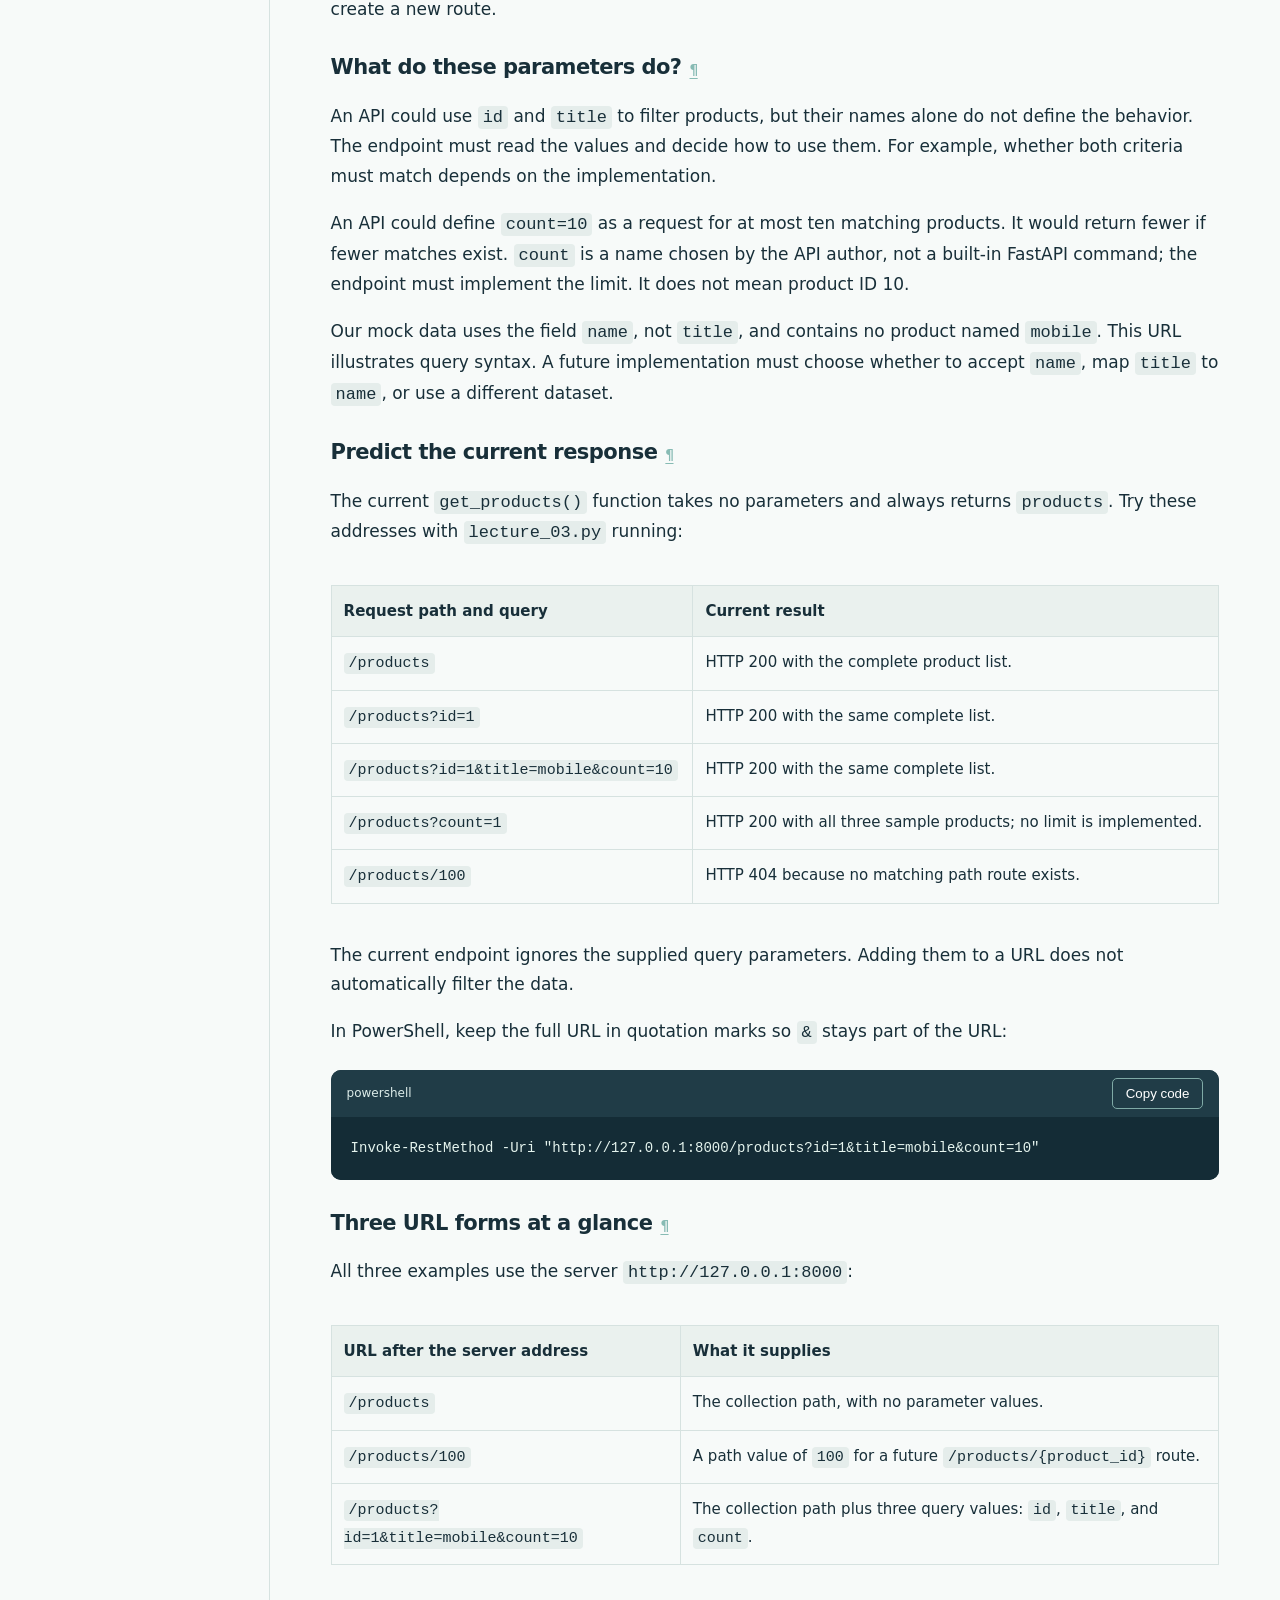
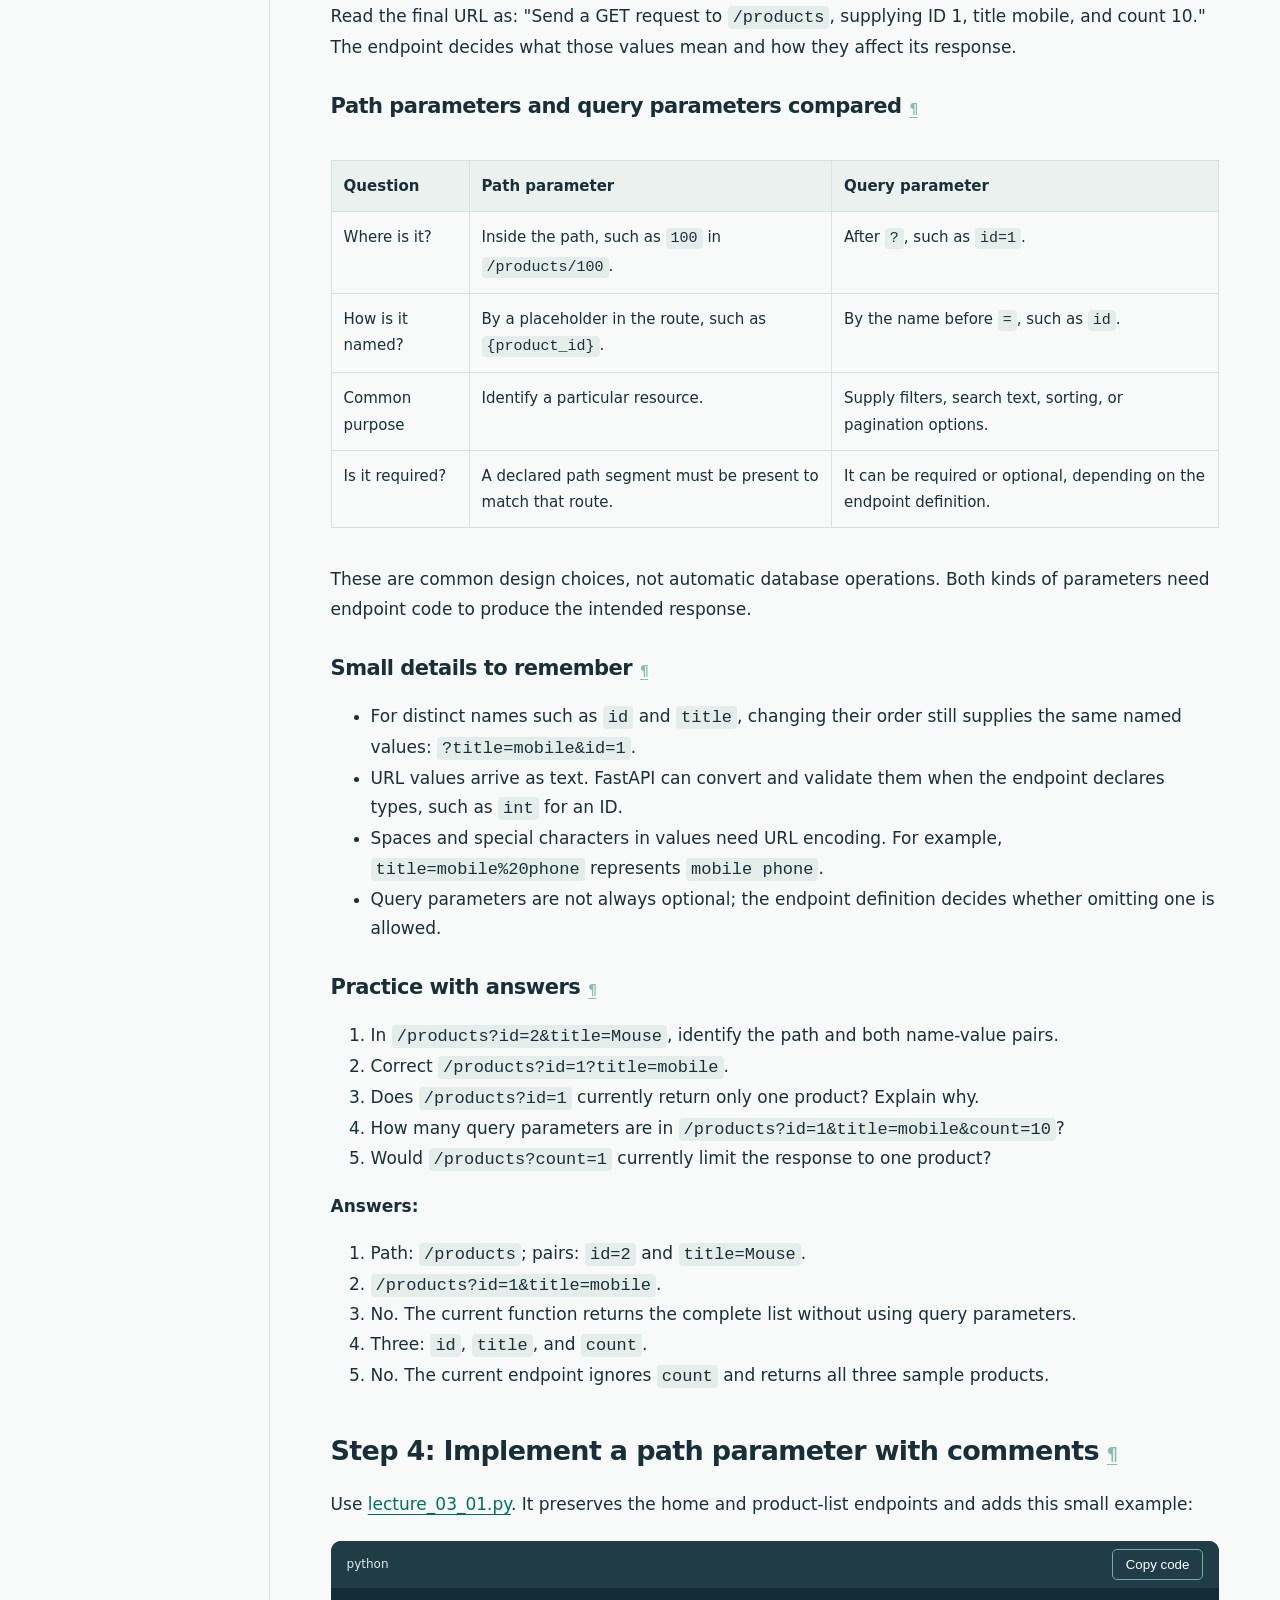
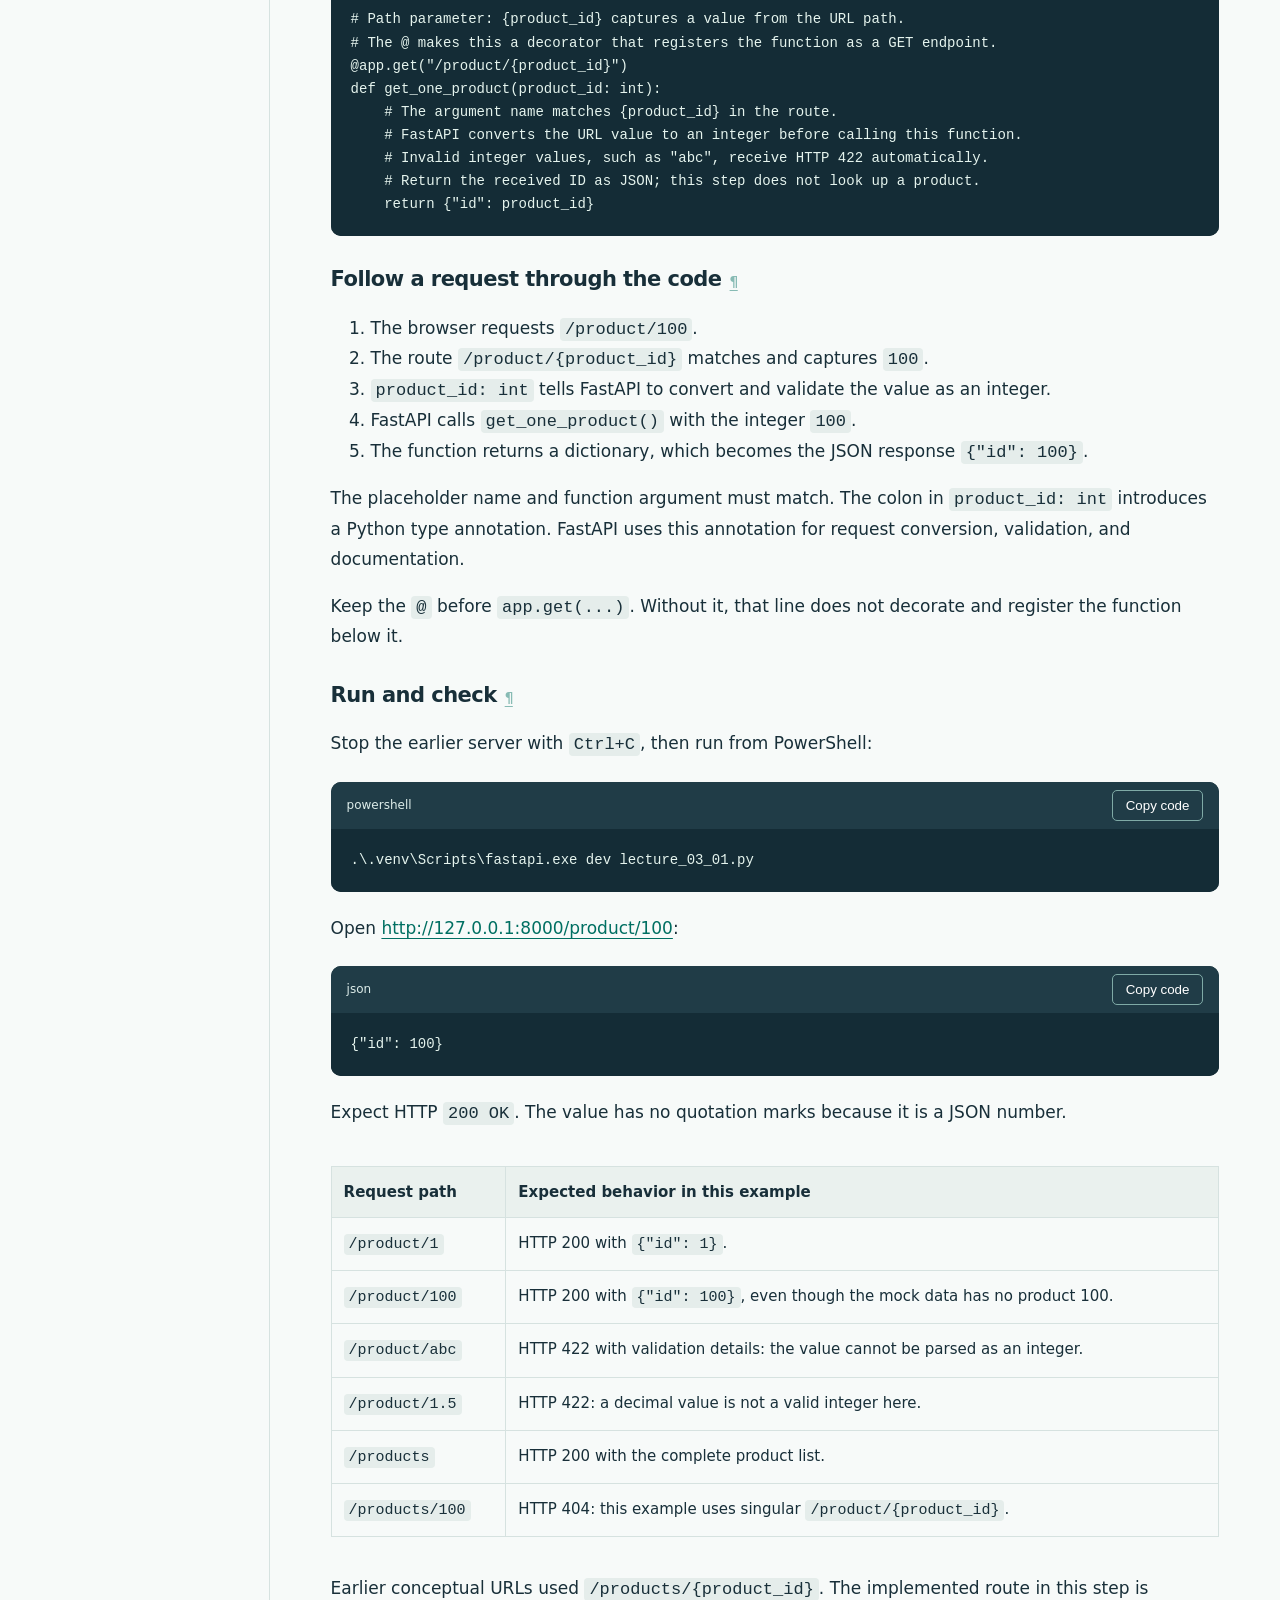
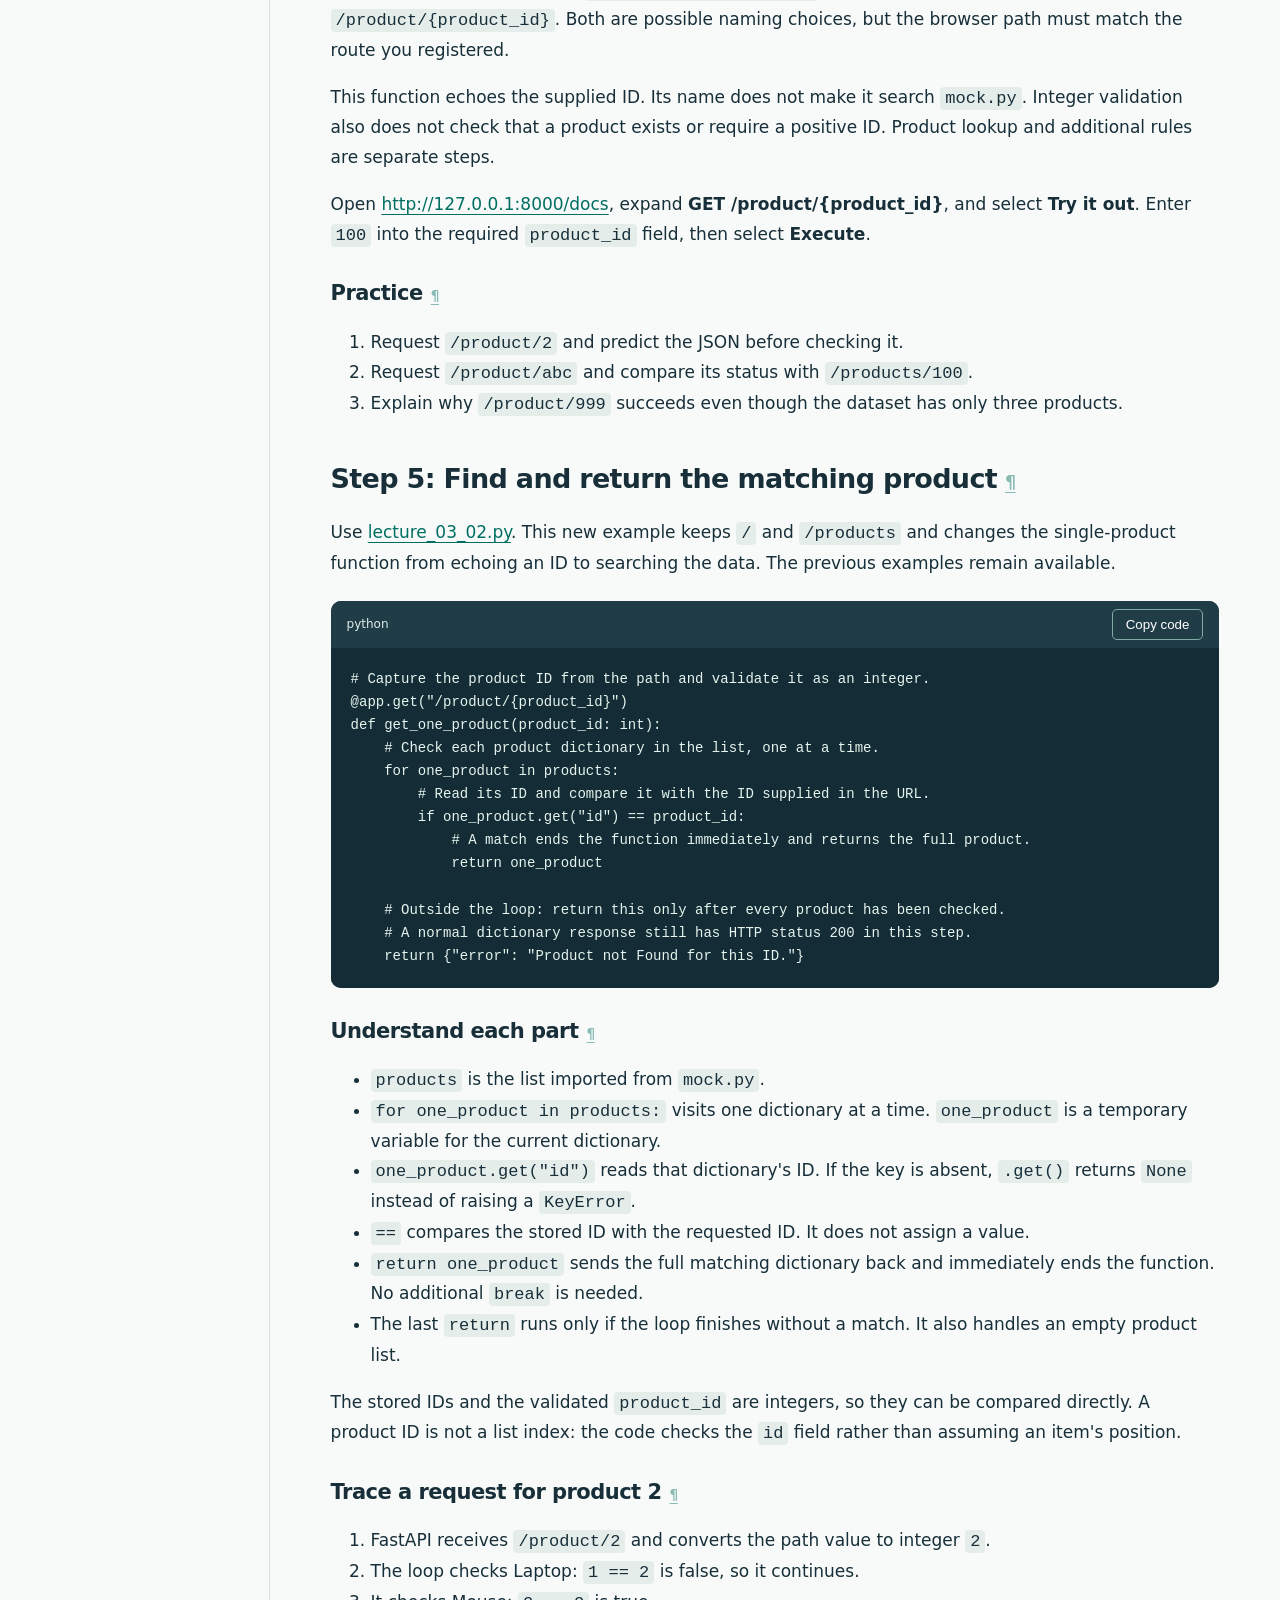
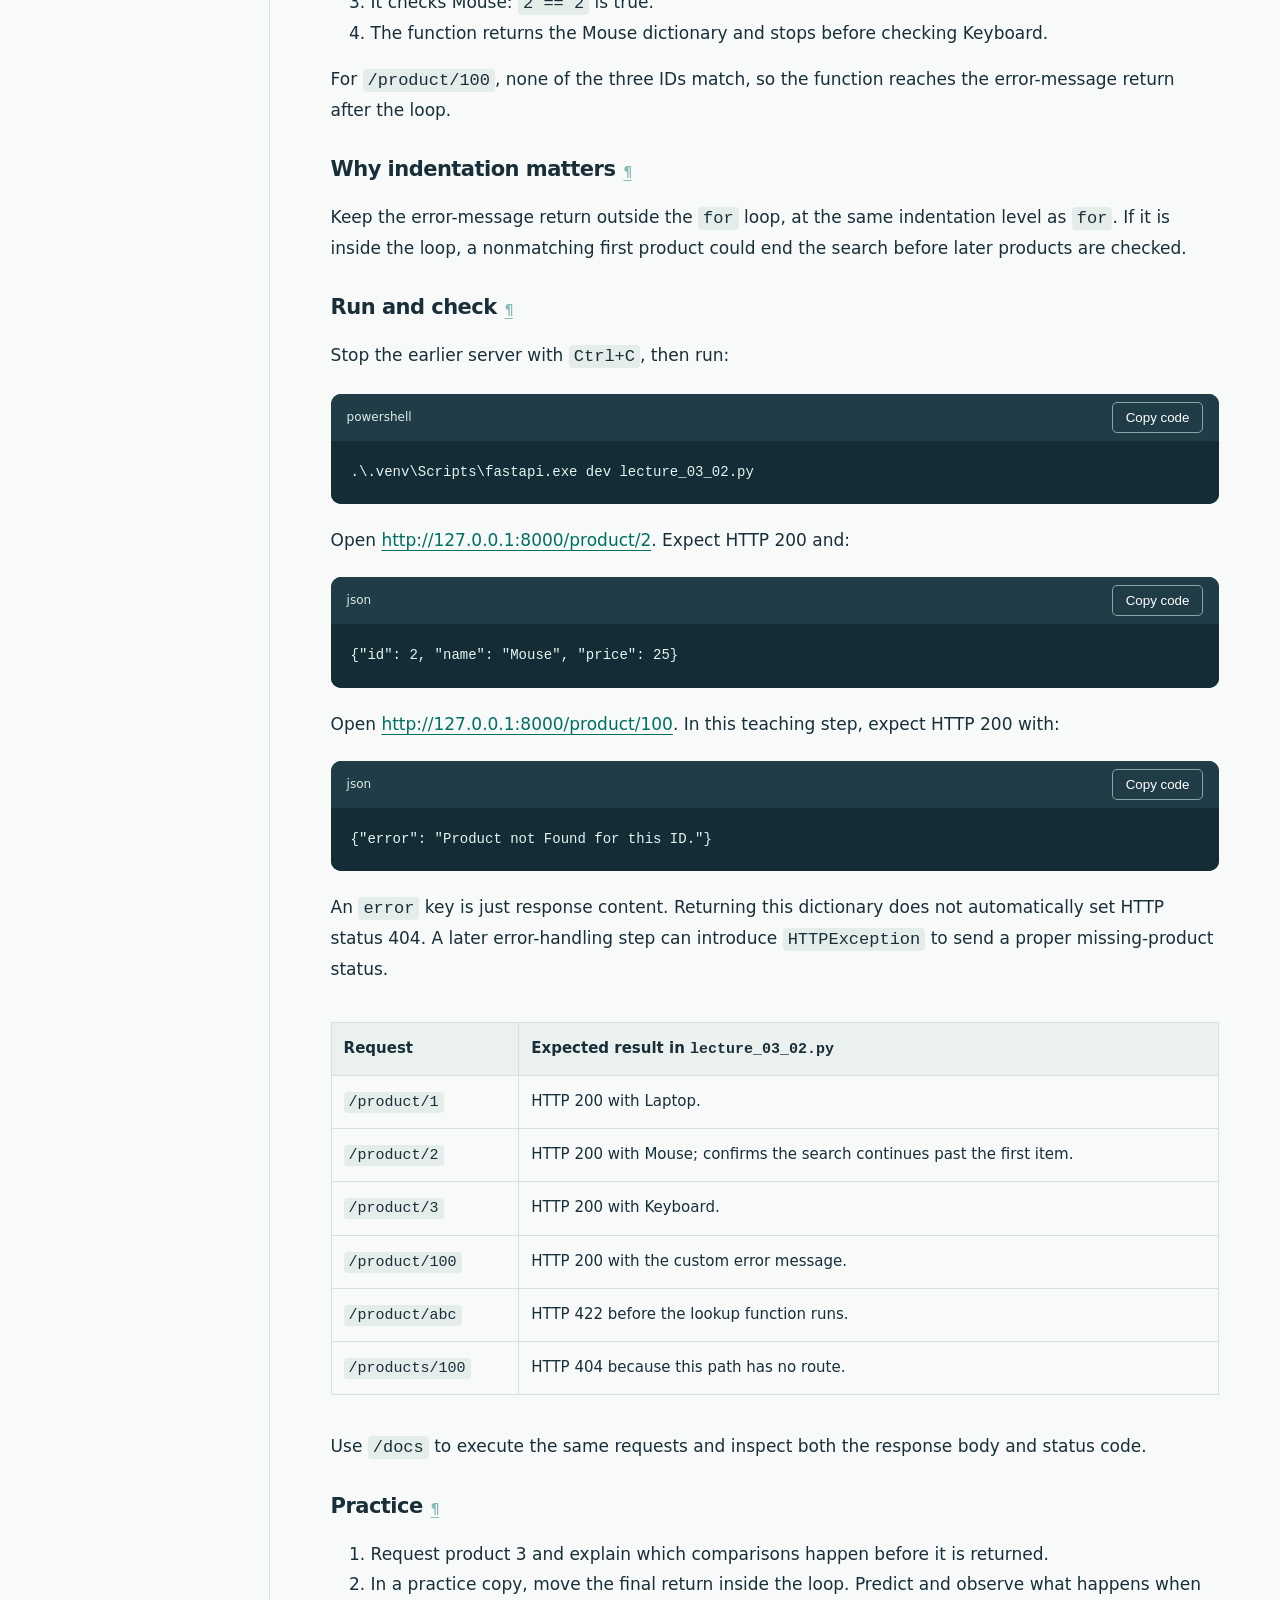
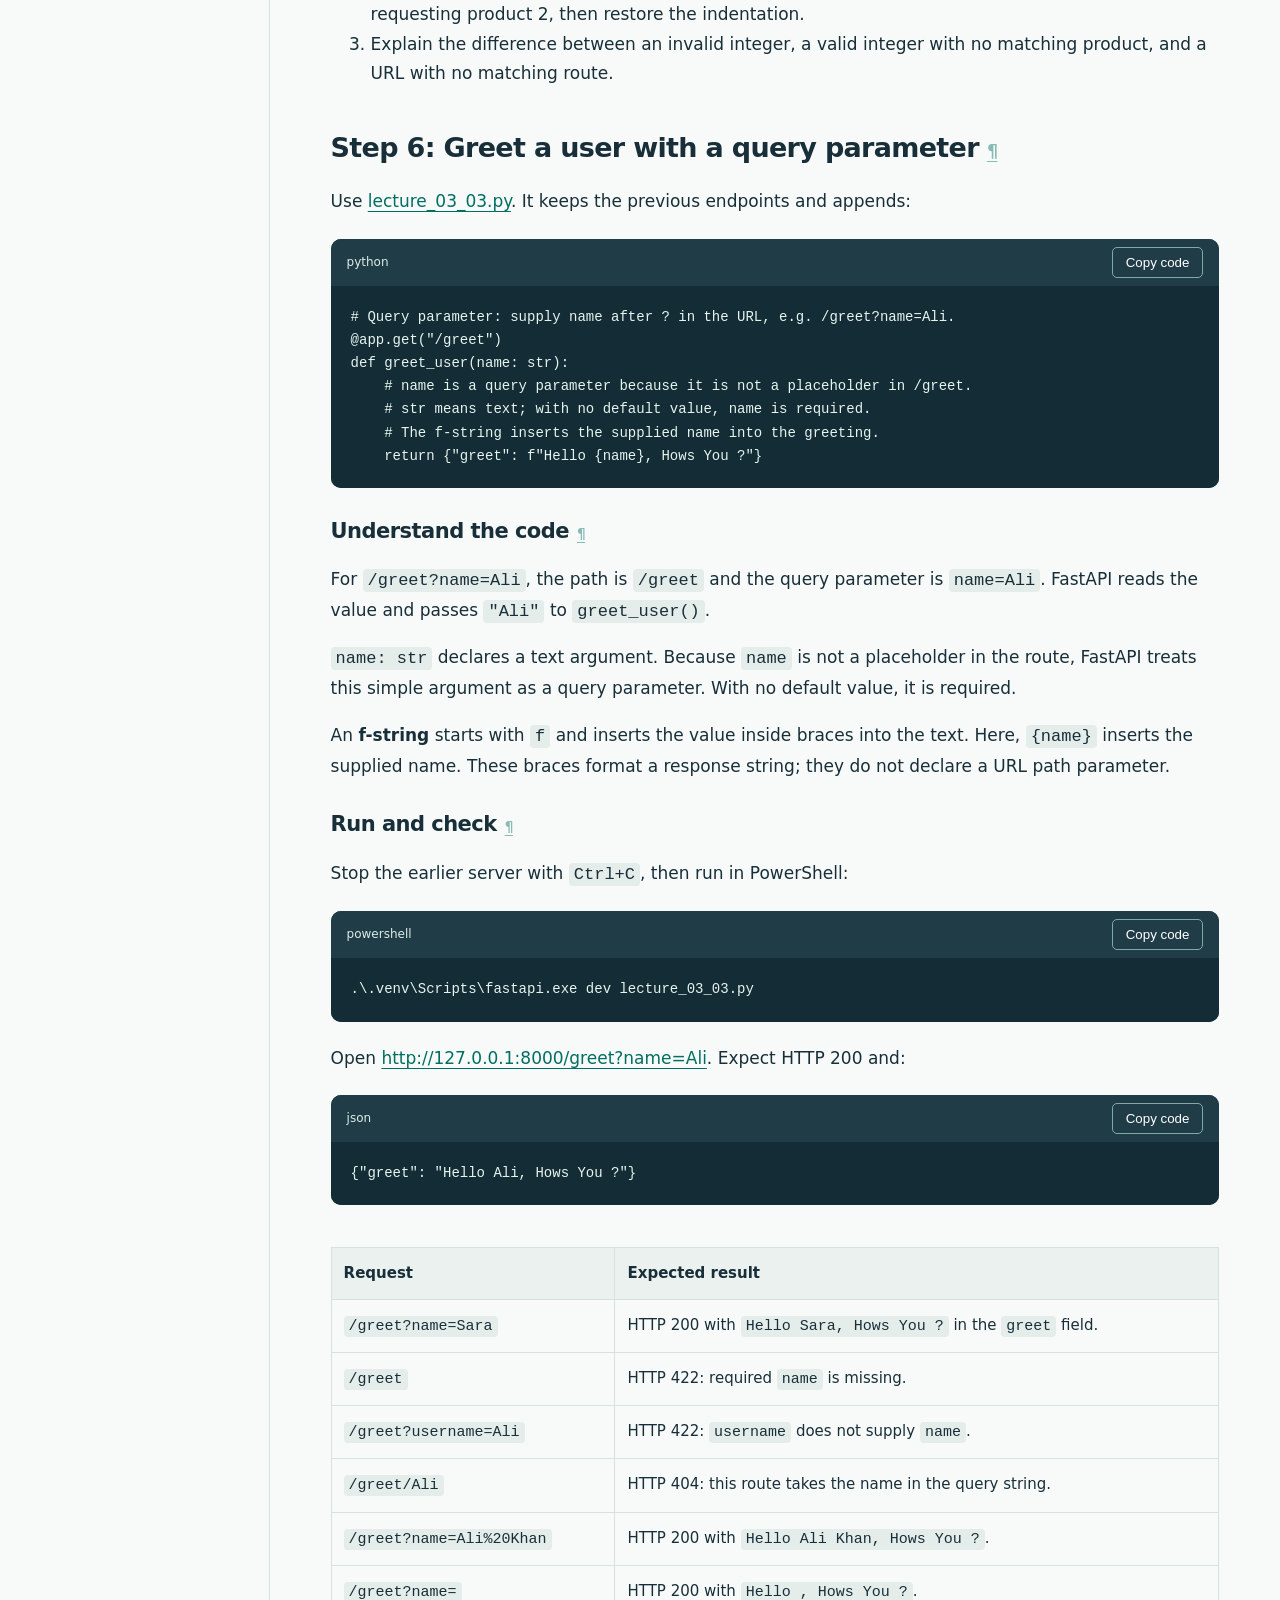
<file: docs/lecture_03.html>
<!doctype html>
<html lang="en"><head><meta charset="utf-8"><meta name="viewport" content="width=device-width, initial-scale=1">
<title>Lecture 03: Path Parameters and Query Parameters in FastAPI · FastAPI classroom</title><meta name="description" content="Learn FastAPI in small runnable steps, with explained code and practice exercises.">
<link rel="stylesheet" href="assets/style.css"><script src="assets/site.js" defer></script></head>
<body><a class="skip" href="#content">Skip to lesson</a><header><a class="brand" href="index.html"><span>F /</span> FastAPI classroom</a><a href="downloads/examples.zip">Download examples ↓</a></header>
<div class="layout"><aside><p class="eyebrow">YOUR LEARNING PATH</p><nav aria-label="Course"><a href="index.html">Course overview</a><a href="setup.html">Start here / setup</a><a  href="lecture_01.html">Lecture 01: Installing FastAPI and checking its version</a><a  href="lecture_02.html">Lecture 02: Your First FastAPI Server and GET Endpoint</a><a aria-current=page href="lecture_03.html">Lecture 03: Path Parameters and Query Parameters in FastAPI</a></nav><details><summary>On this page</summary><div class="toc">
<ul>
<li><a href="#lecture-03-path-parameters-and-query-parameters-in-fastapi">Lecture 03: Path Parameters and Query Parameters in FastAPI</a><ul>
<li><a href="#step-1-return-a-list-of-products">Step 1: Return a list of products</a></li>
<li><a href="#learning-objectives">Learning objectives</a></li>
<li><a href="#1-create-the-mock-data">1. Create the mock data</a></li>
<li><a href="#2-create-the-application">2. Create the application</a></li>
<li><a href="#3-start-the-server">3. Start the server</a></li>
<li><a href="#4-check-the-response">4. Check the response</a></li>
<li><a href="#common-problems">Common problems</a></li>
<li><a href="#practice">Practice</a></li>
<li><a href="#step-2-understand-path-parameters">Step 2: Understand path parameters</a><ul>
<li><a href="#read-the-url-in-small-parts">Read the URL in small parts</a></li>
<li><a href="#what-happens-with-our-current-example">What happens with our current example?</a></li>
<li><a href="#quick-practice">Quick practice</a></li>
</ul>
</li>
<li><a href="#step-3-understand-query-parameters">Step 3: Understand query parameters</a><ul>
<li><a href="#break-the-url-into-parts">Break the URL into parts</a></li>
<li><a href="#what-do-these-parameters-do">What do these parameters do?</a></li>
<li><a href="#predict-the-current-response">Predict the current response</a></li>
<li><a href="#three-url-forms-at-a-glance">Three URL forms at a glance</a></li>
<li><a href="#path-parameters-and-query-parameters-compared">Path parameters and query parameters compared</a></li>
<li><a href="#small-details-to-remember">Small details to remember</a></li>
<li><a href="#practice-with-answers">Practice with answers</a></li>
</ul>
</li>
<li><a href="#step-4-implement-a-path-parameter-with-comments">Step 4: Implement a path parameter with comments</a><ul>
<li><a href="#follow-a-request-through-the-code">Follow a request through the code</a></li>
<li><a href="#run-and-check">Run and check</a></li>
<li><a href="#practice_1">Practice</a></li>
</ul>
</li>
<li><a href="#step-5-find-and-return-the-matching-product">Step 5: Find and return the matching product</a><ul>
<li><a href="#understand-each-part">Understand each part</a></li>
<li><a href="#trace-a-request-for-product-2">Trace a request for product 2</a></li>
<li><a href="#why-indentation-matters">Why indentation matters</a></li>
<li><a href="#run-and-check_1">Run and check</a></li>
<li><a href="#practice_2">Practice</a></li>
</ul>
</li>
<li><a href="#step-6-greet-a-user-with-a-query-parameter">Step 6: Greet a user with a query parameter</a><ul>
<li><a href="#understand-the-code">Understand the code</a></li>
<li><a href="#run-and-check_2">Run and check</a></li>
<li><a href="#compare-the-endpoints">Compare the endpoints</a></li>
<li><a href="#practice_3">Practice</a></li>
</ul>
</li>
<li><a href="#step-7-receive-name-and-age-together">Step 7: Receive name and age together</a><ul>
<li><a href="#understand-the-two-parameters">Understand the two parameters</a></li>
<li><a href="#run-and-check_3">Run and check</a></li>
<li><a href="#practice_4">Practice</a></li>
</ul>
</li>
<li><a href="#next-small-steps">Next small steps</a></li>
<li><a href="#reference">Reference</a></li>
<li><a href="#complete-runnable-files">Complete runnable files</a><ul>
<li><a href="#mockpy">mock.py</a></li>
<li><a href="#lecture_03py">lecture_03.py</a></li>
<li><a href="#lecture_03_01py">lecture_03_01.py</a></li>
<li><a href="#lecture_03_02py">lecture_03_02.py</a></li>
<li><a href="#lecture_03_03py">lecture_03_03.py</a></li>
<li><a href="#lecture_03_04py">lecture_03_04.py</a></li>
</ul>
</li>
</ul>
</li>
</ul>
</div>
</details><p class="aside-note">Small steps. Real code.<br>Learn at your own pace.</p></aside><main id="content"><div class="notice"><strong>Before you begin</strong> · <a href="setup.html">Set up your environment</a>. Read the notes, then <a href="#complete-runnable-files">copy a complete runnable file</a>.</div><h1 id="lecture-03-path-parameters-and-query-parameters-in-fastapi">Lecture 03: Path Parameters and Query Parameters in FastAPI<a class="headerlink" href="#lecture-03-path-parameters-and-query-parameters-in-fastapi" title="Permanent link">&para;</a></h1>
<h2 id="step-1-return-a-list-of-products">Step 1: Return a list of products<a class="headerlink" href="#step-1-return-a-list-of-products" title="Permanent link">&para;</a></h2>
<p>Start with a small product dataset and an endpoint that returns every product. Then learn to read path and query parameters in URLs. Step 4 implements a path parameter in a separate Python example; step 6 adds a required query parameter.</p>
<h2 id="learning-objectives">Learning objectives<a class="headerlink" href="#learning-objectives" title="Permanent link">&para;</a></h2>
<ul>
<li>Store sample data in a separate Python file.</li>
<li>Import a variable from another module.</li>
<li>Return a list of dictionaries through a GET endpoint.</li>
<li>Check the JSON response in a browser and the API documentation.</li>
<li>Identify path parameters and query parameters in a URL.</li>
<li>Distinguish sending a parameter from implementing behavior that uses it.</li>
</ul>
<h2 id="1-create-the-mock-data">1. Create the mock data<a class="headerlink" href="#1-create-the-mock-data" title="Permanent link">&para;</a></h2>
<p>Create <a href="downloads/mock.py">mock.py</a> next to the application file:</p>
<pre><code class="language-python">products = [
    {&quot;id&quot;: 1, &quot;name&quot;: &quot;Laptop&quot;, &quot;price&quot;: 1200},
    {&quot;id&quot;: 2, &quot;name&quot;: &quot;Mouse&quot;, &quot;price&quot;: 25},
    {&quot;id&quot;: 3, &quot;name&quot;: &quot;Keyboard&quot;, &quot;price&quot;: 75},
]
</code></pre>
<p>Mock data is made-up data used for learning or testing. These prices are fictional numbers for practice, with no currency assigned.</p>
<p><code>products</code> is a Python list. Each item is a dictionary containing an <code>id</code>, a <code>name</code>, and a <code>price</code>. Each product has a different ID. This file stores data; it does not start a server or connect to a database.</p>
<h2 id="2-create-the-application">2. Create the application<a class="headerlink" href="#2-create-the-application" title="Permanent link">&para;</a></h2>
<p>Create <a href="downloads/lecture_03.py">lecture_03.py</a>:</p>
<pre><code class="language-python">from fastapi import FastAPI
from mock import products

app = FastAPI()


@app.get(&quot;/&quot;)
def home():
    return &quot;Welcome to FastAPI Series !&quot;


@app.get(&quot;/products&quot;)
def get_products():
    return products
</code></pre>
<p><code>from mock import products</code> imports the variable from <code>mock.py</code>. Omit <code>.py</code> in the import statement. Keep both files in the same directory.</p>
<p><code>@app.get("/products")</code> registers the function below it for GET requests to <code>/products</code>. When a request arrives, <code>get_products()</code> returns the imported list. FastAPI converts the list and its dictionaries to a JSON array containing JSON objects.</p>
<p>The home endpoint still returns the welcome message. The earlier lecture files remain available as separate examples.</p>
<h2 id="3-start-the-server">3. Start the server<a class="headerlink" href="#3-start-the-server" title="Permanent link">&para;</a></h2>
<p>Stop any earlier server with <code>Ctrl+C</code>. From the project directory in PowerShell, use the existing environment:</p>
<pre><code class="language-powershell">.\.venv\Scripts\fastapi.exe dev lecture_03.py
</code></pre>
<p>If project dependencies have not been installed, follow the <a href="setup.html">README setup instructions</a> first. No new dependencies are needed for this step.</p>
<h2 id="4-check-the-response">4. Check the response<a class="headerlink" href="#4-check-the-response" title="Permanent link">&para;</a></h2>
<p>Open <a href="http://127.0.0.1:8000/products">http://127.0.0.1:8000/products</a>. Expect HTTP status <code>200 OK</code> and this JSON response (spacing may differ):</p>
<pre><code class="language-json">[
  {&quot;id&quot;: 1, &quot;name&quot;: &quot;Laptop&quot;, &quot;price&quot;: 1200},
  {&quot;id&quot;: 2, &quot;name&quot;: &quot;Mouse&quot;, &quot;price&quot;: 25},
  {&quot;id&quot;: 3, &quot;name&quot;: &quot;Keyboard&quot;, &quot;price&quot;: 75}
]
</code></pre>
<p>You can also request it from another PowerShell terminal:</p>
<pre><code class="language-powershell">Invoke-RestMethod -Uri &quot;http://127.0.0.1:8000/products&quot;
</code></pre>
<p>PowerShell converts the JSON response into objects and may display them as a table.</p>
<p>Open <a href="http://127.0.0.1:8000/docs">http://127.0.0.1:8000/docs</a>, expand <strong>GET /products</strong>, select <strong>Try it out</strong>, then <strong>Execute</strong>. This step has no request parameters to enter.</p>
<h2 id="common-problems">Common problems<a class="headerlink" href="#common-problems" title="Permanent link">&para;</a></h2>
<table>
<thead>
<tr>
<th>Problem</th>
<th>What to check</th>
</tr>
</thead>
<tbody>
<tr>
<td>Python cannot import <code>mock</code></td>
<td>Put <code>mock.py</code> beside <code>lecture_03.py</code> and run from the project directory.</td>
</tr>
<tr>
<td>Python cannot import <code>products</code></td>
<td>Check that the variable in <code>mock.py</code> is named exactly <code>products</code>.</td>
</tr>
<tr>
<td><code>/products</code> returns 404</td>
<td>Save the files, start <code>lecture_03.py</code>, and check the path spelling.</td>
</tr>
<tr>
<td>A syntax error appears in the data</td>
<td>Check commas between dictionaries and matching brackets and quotation marks.</td>
</tr>
<tr>
<td>Port 8000 is already in use</td>
<td>Stop the previous server with <code>Ctrl+C</code> before running this example.</td>
</tr>
</tbody>
</table>
<h2 id="practice">Practice<a class="headerlink" href="#practice" title="Permanent link">&para;</a></h2>
<ol>
<li>Add a fourth product with a unique ID in <code>mock.py</code>, save, and refresh <code>/products</code> after the development server reloads.</li>
<li>Change one product name and check the new response.</li>
<li>Visit <code>/</code> and <code>/products</code> and explain why their response structures differ.</li>
</ol>
<h2 id="step-2-understand-path-parameters">Step 2: Understand path parameters<a class="headerlink" href="#step-2-understand-path-parameters" title="Permanent link">&para;</a></h2>
<p>Compare these two addresses:</p>
<table>
<thead>
<tr>
<th>URL</th>
<th>Intended meaning</th>
</tr>
</thead>
<tbody>
<tr>
<td><code>http://127.0.0.1:8000/products</code></td>
<td>Request the complete product list.</td>
</tr>
<tr>
<td><code>http://127.0.0.1:8000/products/100</code></td>
<td>Request the product whose ID is <code>100</code>, once a matching endpoint is implemented.</td>
</tr>
</tbody>
</table>
<h3 id="read-the-url-in-small-parts">Read the URL in small parts<a class="headerlink" href="#read-the-url-in-small-parts" title="Permanent link">&para;</a></h3>
<ul>
<li><code>http://</code> is the protocol used for the request.</li>
<li><code>127.0.0.1:8000</code> is the local server address and port.</li>
<li><code>/products</code> identifies the product collection.</li>
<li><code>/100</code> adds a value identifying a particular product.</li>
</ul>
<p>A <strong>path parameter</strong> is a variable part of a URL path. In FastAPI, a route pattern such as <code>/products/{product_id}</code> declares a placeholder named <code>product_id</code>.</p>
<p>For a request to <code>/products/100</code>, FastAPI captures <code>100</code> and passes it to the matching endpoint function as <code>product_id</code>. A request to <code>/products/2</code> supplies <code>2</code> instead. We write braces in the route definition; we put the actual value in the browser URL.</p>
<p>The ID is a product identifier, not a list position or the number of products to return. Capturing an ID does not automatically search <code>products</code>; the endpoint function must perform that lookup.</p>
<h3 id="what-happens-with-our-current-example">What happens with our current example?<a class="headerlink" href="#what-happens-with-our-current-example" title="Permanent link">&para;</a></h3>
<p><code>lecture_03.py</code> currently registers only <code>/</code> and <code>/products</code>. Visiting <code>/products/100</code> therefore returns HTTP <code>404 Not Found</code> with:</p>
<pre><code class="language-json">{&quot;detail&quot;:&quot;Not Found&quot;}
</code></pre>
<p>This happens because the parameterized route has not been added yet. Also, our sample data contains IDs <code>1</code>, <code>2</code>, and <code>3</code>, so <code>100</code> is only an illustration of a URL value, not an existing product.</p>
<h3 id="quick-practice">Quick practice<a class="headerlink" href="#quick-practice" title="Permanent link">&para;</a></h3>
<ol>
<li>In <code>/products/2</code>, identify the fixed part of the path and the parameter value.</li>
<li>For the pattern <code>/products/{product_id}</code>, what value would <code>/products/3</code> supply?</li>
<li>Explain why typing <code>/products/100</code> does not automatically create an endpoint.</li>
</ol>
<h2 id="step-3-understand-query-parameters">Step 3: Understand query parameters<a class="headerlink" href="#step-3-understand-query-parameters" title="Permanent link">&para;</a></h2>
<p>Imagine browsing a shop: <code>/products</code> opens the product collection. Query parameters can supply search criteria or display options to that endpoint, once its code supports them.</p>
<p>Consider:</p>
<pre><code class="language-text">http://127.0.0.1:8000/products?id=1&amp;title=mobile&amp;count=10
</code></pre>
<h3 id="break-the-url-into-parts">Break the URL into parts<a class="headerlink" href="#break-the-url-into-parts" title="Permanent link">&para;</a></h3>
<table>
<thead>
<tr>
<th>Part</th>
<th>Meaning</th>
</tr>
</thead>
<tbody>
<tr>
<td><code>http://127.0.0.1:8000</code></td>
<td>The local server address.</td>
</tr>
<tr>
<td><code>/products</code></td>
<td>The endpoint path.</td>
</tr>
<tr>
<td><code>?</code></td>
<td>Starts the query string.</td>
</tr>
<tr>
<td><code>id=1</code></td>
<td>A parameter named <code>id</code> with value <code>1</code>.</td>
</tr>
<tr>
<td><code>&amp;</code></td>
<td>Separates one parameter from the next.</td>
</tr>
<tr>
<td><code>title=mobile</code></td>
<td>A parameter named <code>title</code> with value <code>mobile</code>.</td>
</tr>
<tr>
<td><code>count=10</code></td>
<td>A third parameter named <code>count</code> with value <code>10</code>.</td>
</tr>
</tbody>
</table>
<p>A <strong>query string</strong> is the part after <code>?</code>. Each <strong>query parameter</strong> is a name-value pair. Use <code>=</code> between a name and value, and <code>&amp;</code> between pairs. Use one <code>?</code> to begin the query string, not another <code>?</code> for each parameter.</p>
<p>This example contains three query parameters and two <code>&amp;</code> separators.</p>
<p>The path remains <code>/products</code>. The query supplies additional information to the request; it does not create a new route.</p>
<h3 id="what-do-these-parameters-do">What do these parameters do?<a class="headerlink" href="#what-do-these-parameters-do" title="Permanent link">&para;</a></h3>
<p>An API could use <code>id</code> and <code>title</code> to filter products, but their names alone do not define the behavior. The endpoint must read the values and decide how to use them. For example, whether both criteria must match depends on the implementation.</p>
<p>An API could define <code>count=10</code> as a request for at most ten matching products. It would return fewer if fewer matches exist. <code>count</code> is a name chosen by the API author, not a built-in FastAPI command; the endpoint must implement the limit. It does not mean product ID 10.</p>
<p>Our mock data uses the field <code>name</code>, not <code>title</code>, and contains no product named <code>mobile</code>. This URL illustrates query syntax. A future implementation must choose whether to accept <code>name</code>, map <code>title</code> to <code>name</code>, or use a different dataset.</p>
<h3 id="predict-the-current-response">Predict the current response<a class="headerlink" href="#predict-the-current-response" title="Permanent link">&para;</a></h3>
<p>The current <code>get_products()</code> function takes no parameters and always returns <code>products</code>. Try these addresses with <code>lecture_03.py</code> running:</p>
<table>
<thead>
<tr>
<th>Request path and query</th>
<th>Current result</th>
</tr>
</thead>
<tbody>
<tr>
<td><code>/products</code></td>
<td>HTTP 200 with the complete product list.</td>
</tr>
<tr>
<td><code>/products?id=1</code></td>
<td>HTTP 200 with the same complete list.</td>
</tr>
<tr>
<td><code>/products?id=1&amp;title=mobile&amp;count=10</code></td>
<td>HTTP 200 with the same complete list.</td>
</tr>
<tr>
<td><code>/products?count=1</code></td>
<td>HTTP 200 with all three sample products; no limit is implemented.</td>
</tr>
<tr>
<td><code>/products/100</code></td>
<td>HTTP 404 because no matching path route exists.</td>
</tr>
</tbody>
</table>
<p>The current endpoint ignores the supplied query parameters. Adding them to a URL does not automatically filter the data.</p>
<p>In PowerShell, keep the full URL in quotation marks so <code>&amp;</code> stays part of the URL:</p>
<pre><code class="language-powershell">Invoke-RestMethod -Uri &quot;http://127.0.0.1:8000/products?id=1&amp;title=mobile&amp;count=10&quot;
</code></pre>
<h3 id="three-url-forms-at-a-glance">Three URL forms at a glance<a class="headerlink" href="#three-url-forms-at-a-glance" title="Permanent link">&para;</a></h3>
<p>All three examples use the server <code>http://127.0.0.1:8000</code>:</p>
<table>
<thead>
<tr>
<th>URL after the server address</th>
<th>What it supplies</th>
</tr>
</thead>
<tbody>
<tr>
<td><code>/products</code></td>
<td>The collection path, with no parameter values.</td>
</tr>
<tr>
<td><code>/products/100</code></td>
<td>A path value of <code>100</code> for a future <code>/products/{product_id}</code> route.</td>
</tr>
<tr>
<td><code>/products?id=1&amp;title=mobile&amp;count=10</code></td>
<td>The collection path plus three query values: <code>id</code>, <code>title</code>, and <code>count</code>.</td>
</tr>
</tbody>
</table>
<p>Read the final URL as: "Send a GET request to <code>/products</code>, supplying ID 1, title mobile, and count 10." The endpoint decides what those values mean and how they affect its response.</p>
<h3 id="path-parameters-and-query-parameters-compared">Path parameters and query parameters compared<a class="headerlink" href="#path-parameters-and-query-parameters-compared" title="Permanent link">&para;</a></h3>
<table>
<thead>
<tr>
<th>Question</th>
<th>Path parameter</th>
<th>Query parameter</th>
</tr>
</thead>
<tbody>
<tr>
<td>Where is it?</td>
<td>Inside the path, such as <code>100</code> in <code>/products/100</code>.</td>
<td>After <code>?</code>, such as <code>id=1</code>.</td>
</tr>
<tr>
<td>How is it named?</td>
<td>By a placeholder in the route, such as <code>{product_id}</code>.</td>
<td>By the name before <code>=</code>, such as <code>id</code>.</td>
</tr>
<tr>
<td>Common purpose</td>
<td>Identify a particular resource.</td>
<td>Supply filters, search text, sorting, or pagination options.</td>
</tr>
<tr>
<td>Is it required?</td>
<td>A declared path segment must be present to match that route.</td>
<td>It can be required or optional, depending on the endpoint definition.</td>
</tr>
</tbody>
</table>
<p>These are common design choices, not automatic database operations. Both kinds of parameters need endpoint code to produce the intended response.</p>
<h3 id="small-details-to-remember">Small details to remember<a class="headerlink" href="#small-details-to-remember" title="Permanent link">&para;</a></h3>
<ul>
<li>For distinct names such as <code>id</code> and <code>title</code>, changing their order still supplies the same named values: <code>?title=mobile&amp;id=1</code>.</li>
<li>URL values arrive as text. FastAPI can convert and validate them when the endpoint declares types, such as <code>int</code> for an ID.</li>
<li>Spaces and special characters in values need URL encoding. For example, <code>title=mobile%20phone</code> represents <code>mobile phone</code>.</li>
<li>Query parameters are not always optional; the endpoint definition decides whether omitting one is allowed.</li>
</ul>
<h3 id="practice-with-answers">Practice with answers<a class="headerlink" href="#practice-with-answers" title="Permanent link">&para;</a></h3>
<ol>
<li>In <code>/products?id=2&amp;title=Mouse</code>, identify the path and both name-value pairs.</li>
<li>Correct <code>/products?id=1?title=mobile</code>.</li>
<li>Does <code>/products?id=1</code> currently return only one product? Explain why.</li>
<li>How many query parameters are in <code>/products?id=1&amp;title=mobile&amp;count=10</code>?</li>
<li>Would <code>/products?count=1</code> currently limit the response to one product?</li>
</ol>
<p><strong>Answers:</strong></p>
<ol>
<li>Path: <code>/products</code>; pairs: <code>id=2</code> and <code>title=Mouse</code>.</li>
<li><code>/products?id=1&amp;title=mobile</code>.</li>
<li>No. The current function returns the complete list without using query parameters.</li>
<li>Three: <code>id</code>, <code>title</code>, and <code>count</code>.</li>
<li>No. The current endpoint ignores <code>count</code> and returns all three sample products.</li>
</ol>
<h2 id="step-4-implement-a-path-parameter-with-comments">Step 4: Implement a path parameter with comments<a class="headerlink" href="#step-4-implement-a-path-parameter-with-comments" title="Permanent link">&para;</a></h2>
<p>Use <a href="downloads/lecture_03_01.py">lecture_03_01.py</a>. It preserves the home and product-list endpoints and adds this small example:</p>
<pre><code class="language-python"># Path parameter: {product_id} captures a value from the URL path.
# The @ makes this a decorator that registers the function as a GET endpoint.
@app.get(&quot;/product/{product_id}&quot;)
def get_one_product(product_id: int):
    # The argument name matches {product_id} in the route.
    # FastAPI converts the URL value to an integer before calling this function.
    # Invalid integer values, such as &quot;abc&quot;, receive HTTP 422 automatically.
    # Return the received ID as JSON; this step does not look up a product.
    return {&quot;id&quot;: product_id}
</code></pre>
<h3 id="follow-a-request-through-the-code">Follow a request through the code<a class="headerlink" href="#follow-a-request-through-the-code" title="Permanent link">&para;</a></h3>
<ol>
<li>The browser requests <code>/product/100</code>.</li>
<li>The route <code>/product/{product_id}</code> matches and captures <code>100</code>.</li>
<li><code>product_id: int</code> tells FastAPI to convert and validate the value as an integer.</li>
<li>FastAPI calls <code>get_one_product()</code> with the integer <code>100</code>.</li>
<li>The function returns a dictionary, which becomes the JSON response <code>{"id": 100}</code>.</li>
</ol>
<p>The placeholder name and function argument must match. The colon in <code>product_id: int</code> introduces a Python type annotation. FastAPI uses this annotation for request conversion, validation, and documentation.</p>
<p>Keep the <code>@</code> before <code>app.get(...)</code>. Without it, that line does not decorate and register the function below it.</p>
<h3 id="run-and-check">Run and check<a class="headerlink" href="#run-and-check" title="Permanent link">&para;</a></h3>
<p>Stop the earlier server with <code>Ctrl+C</code>, then run from PowerShell:</p>
<pre><code class="language-powershell">.\.venv\Scripts\fastapi.exe dev lecture_03_01.py
</code></pre>
<p>Open <a href="http://127.0.0.1:8000/product/100">http://127.0.0.1:8000/product/100</a>:</p>
<pre><code class="language-json">{&quot;id&quot;: 100}
</code></pre>
<p>Expect HTTP <code>200 OK</code>. The value has no quotation marks because it is a JSON number.</p>
<table>
<thead>
<tr>
<th>Request path</th>
<th>Expected behavior in this example</th>
</tr>
</thead>
<tbody>
<tr>
<td><code>/product/1</code></td>
<td>HTTP 200 with <code>{"id": 1}</code>.</td>
</tr>
<tr>
<td><code>/product/100</code></td>
<td>HTTP 200 with <code>{"id": 100}</code>, even though the mock data has no product 100.</td>
</tr>
<tr>
<td><code>/product/abc</code></td>
<td>HTTP 422 with validation details: the value cannot be parsed as an integer.</td>
</tr>
<tr>
<td><code>/product/1.5</code></td>
<td>HTTP 422: a decimal value is not a valid integer here.</td>
</tr>
<tr>
<td><code>/products</code></td>
<td>HTTP 200 with the complete product list.</td>
</tr>
<tr>
<td><code>/products/100</code></td>
<td>HTTP 404: this example uses singular <code>/product/{product_id}</code>.</td>
</tr>
</tbody>
</table>
<p>Earlier conceptual URLs used <code>/products/{product_id}</code>. The implemented route in this step is <code>/product/{product_id}</code>. Both are possible naming choices, but the browser path must match the route you registered.</p>
<p>This function echoes the supplied ID. Its name does not make it search <code>mock.py</code>. Integer validation also does not check that a product exists or require a positive ID. Product lookup and additional rules are separate steps.</p>
<p>Open <a href="http://127.0.0.1:8000/docs">http://127.0.0.1:8000/docs</a>, expand <strong>GET /product/{product_id}</strong>, and select <strong>Try it out</strong>. Enter <code>100</code> into the required <code>product_id</code> field, then select <strong>Execute</strong>.</p>
<h3 id="practice_1">Practice<a class="headerlink" href="#practice_1" title="Permanent link">&para;</a></h3>
<ol>
<li>Request <code>/product/2</code> and predict the JSON before checking it.</li>
<li>Request <code>/product/abc</code> and compare its status with <code>/products/100</code>.</li>
<li>Explain why <code>/product/999</code> succeeds even though the dataset has only three products.</li>
</ol>
<h2 id="step-5-find-and-return-the-matching-product">Step 5: Find and return the matching product<a class="headerlink" href="#step-5-find-and-return-the-matching-product" title="Permanent link">&para;</a></h2>
<p>Use <a href="downloads/lecture_03_02.py">lecture_03_02.py</a>. This new example keeps <code>/</code> and <code>/products</code> and changes the single-product function from echoing an ID to searching the data. The previous examples remain available.</p>
<pre><code class="language-python"># Capture the product ID from the path and validate it as an integer.
@app.get(&quot;/product/{product_id}&quot;)
def get_one_product(product_id: int):
    # Check each product dictionary in the list, one at a time.
    for one_product in products:
        # Read its ID and compare it with the ID supplied in the URL.
        if one_product.get(&quot;id&quot;) == product_id:
            # A match ends the function immediately and returns the full product.
            return one_product

    # Outside the loop: return this only after every product has been checked.
    # A normal dictionary response still has HTTP status 200 in this step.
    return {&quot;error&quot;: &quot;Product not Found for this ID.&quot;}
</code></pre>
<h3 id="understand-each-part">Understand each part<a class="headerlink" href="#understand-each-part" title="Permanent link">&para;</a></h3>
<ul>
<li><code>products</code> is the list imported from <code>mock.py</code>.</li>
<li><code>for one_product in products:</code> visits one dictionary at a time. <code>one_product</code> is a temporary variable for the current dictionary.</li>
<li><code>one_product.get("id")</code> reads that dictionary's ID. If the key is absent, <code>.get()</code> returns <code>None</code> instead of raising a <code>KeyError</code>.</li>
<li><code>==</code> compares the stored ID with the requested ID. It does not assign a value.</li>
<li><code>return one_product</code> sends the full matching dictionary back and immediately ends the function. No additional <code>break</code> is needed.</li>
<li>The last <code>return</code> runs only if the loop finishes without a match. It also handles an empty product list.</li>
</ul>
<p>The stored IDs and the validated <code>product_id</code> are integers, so they can be compared directly. A product ID is not a list index: the code checks the <code>id</code> field rather than assuming an item's position.</p>
<h3 id="trace-a-request-for-product-2">Trace a request for product 2<a class="headerlink" href="#trace-a-request-for-product-2" title="Permanent link">&para;</a></h3>
<ol>
<li>FastAPI receives <code>/product/2</code> and converts the path value to integer <code>2</code>.</li>
<li>The loop checks Laptop: <code>1 == 2</code> is false, so it continues.</li>
<li>It checks Mouse: <code>2 == 2</code> is true.</li>
<li>The function returns the Mouse dictionary and stops before checking Keyboard.</li>
</ol>
<p>For <code>/product/100</code>, none of the three IDs match, so the function reaches the error-message return after the loop.</p>
<h3 id="why-indentation-matters">Why indentation matters<a class="headerlink" href="#why-indentation-matters" title="Permanent link">&para;</a></h3>
<p>Keep the error-message return outside the <code>for</code> loop, at the same indentation level as <code>for</code>. If it is inside the loop, a nonmatching first product could end the search before later products are checked.</p>
<h3 id="run-and-check_1">Run and check<a class="headerlink" href="#run-and-check_1" title="Permanent link">&para;</a></h3>
<p>Stop the earlier server with <code>Ctrl+C</code>, then run:</p>
<pre><code class="language-powershell">.\.venv\Scripts\fastapi.exe dev lecture_03_02.py
</code></pre>
<p>Open <a href="http://127.0.0.1:8000/product/2">http://127.0.0.1:8000/product/2</a>. Expect HTTP 200 and:</p>
<pre><code class="language-json">{&quot;id&quot;: 2, &quot;name&quot;: &quot;Mouse&quot;, &quot;price&quot;: 25}
</code></pre>
<p>Open <a href="http://127.0.0.1:8000/product/100">http://127.0.0.1:8000/product/100</a>. In this teaching step, expect HTTP 200 with:</p>
<pre><code class="language-json">{&quot;error&quot;: &quot;Product not Found for this ID.&quot;}
</code></pre>
<p>An <code>error</code> key is just response content. Returning this dictionary does not automatically set HTTP status 404. A later error-handling step can introduce <code>HTTPException</code> to send a proper missing-product status.</p>
<table>
<thead>
<tr>
<th>Request</th>
<th>Expected result in <code>lecture_03_02.py</code></th>
</tr>
</thead>
<tbody>
<tr>
<td><code>/product/1</code></td>
<td>HTTP 200 with Laptop.</td>
</tr>
<tr>
<td><code>/product/2</code></td>
<td>HTTP 200 with Mouse; confirms the search continues past the first item.</td>
</tr>
<tr>
<td><code>/product/3</code></td>
<td>HTTP 200 with Keyboard.</td>
</tr>
<tr>
<td><code>/product/100</code></td>
<td>HTTP 200 with the custom error message.</td>
</tr>
<tr>
<td><code>/product/abc</code></td>
<td>HTTP 422 before the lookup function runs.</td>
</tr>
<tr>
<td><code>/products/100</code></td>
<td>HTTP 404 because this path has no route.</td>
</tr>
</tbody>
</table>
<p>Use <code>/docs</code> to execute the same requests and inspect both the response body and status code.</p>
<h3 id="practice_2">Practice<a class="headerlink" href="#practice_2" title="Permanent link">&para;</a></h3>
<ol>
<li>Request product 3 and explain which comparisons happen before it is returned.</li>
<li>In a practice copy, move the final return inside the loop. Predict and observe what happens when requesting product 2, then restore the indentation.</li>
<li>Explain the difference between an invalid integer, a valid integer with no matching product, and a URL with no matching route.</li>
</ol>
<h2 id="step-6-greet-a-user-with-a-query-parameter">Step 6: Greet a user with a query parameter<a class="headerlink" href="#step-6-greet-a-user-with-a-query-parameter" title="Permanent link">&para;</a></h2>
<p>Use <a href="downloads/lecture_03_03.py">lecture_03_03.py</a>. It keeps the previous endpoints and appends:</p>
<pre><code class="language-python"># Query parameter: supply name after ? in the URL, e.g. /greet?name=Ali.
@app.get(&quot;/greet&quot;)
def greet_user(name: str):
    # name is a query parameter because it is not a placeholder in /greet.
    # str means text; with no default value, name is required.
    # The f-string inserts the supplied name into the greeting.
    return {&quot;greet&quot;: f&quot;Hello {name}, Hows You ?&quot;}
</code></pre>
<h3 id="understand-the-code">Understand the code<a class="headerlink" href="#understand-the-code" title="Permanent link">&para;</a></h3>
<p>For <code>/greet?name=Ali</code>, the path is <code>/greet</code> and the query parameter is <code>name=Ali</code>. FastAPI reads the value and passes <code>"Ali"</code> to <code>greet_user()</code>.</p>
<p><code>name: str</code> declares a text argument. Because <code>name</code> is not a placeholder in the route, FastAPI treats this simple argument as a query parameter. With no default value, it is required.</p>
<p>An <strong>f-string</strong> starts with <code>f</code> and inserts the value inside braces into the text. Here, <code>{name}</code> inserts the supplied name. These braces format a response string; they do not declare a URL path parameter.</p>
<h3 id="run-and-check_2">Run and check<a class="headerlink" href="#run-and-check_2" title="Permanent link">&para;</a></h3>
<p>Stop the earlier server with <code>Ctrl+C</code>, then run in PowerShell:</p>
<pre><code class="language-powershell">.\.venv\Scripts\fastapi.exe dev lecture_03_03.py
</code></pre>
<p>Open <a href="http://127.0.0.1:8000/greet?name=Ali">http://127.0.0.1:8000/greet?name=Ali</a>. Expect HTTP 200 and:</p>
<pre><code class="language-json">{&quot;greet&quot;: &quot;Hello Ali, Hows You ?&quot;}
</code></pre>
<table>
<thead>
<tr>
<th>Request</th>
<th>Expected result</th>
</tr>
</thead>
<tbody>
<tr>
<td><code>/greet?name=Sara</code></td>
<td>HTTP 200 with <code>Hello Sara, Hows You ?</code> in the <code>greet</code> field.</td>
</tr>
<tr>
<td><code>/greet</code></td>
<td>HTTP 422: required <code>name</code> is missing.</td>
</tr>
<tr>
<td><code>/greet?username=Ali</code></td>
<td>HTTP 422: <code>username</code> does not supply <code>name</code>.</td>
</tr>
<tr>
<td><code>/greet/Ali</code></td>
<td>HTTP 404: this route takes the name in the query string.</td>
</tr>
<tr>
<td><code>/greet?name=Ali%20Khan</code></td>
<td>HTTP 200 with <code>Hello Ali Khan, Hows You ?</code>.</td>
</tr>
<tr>
<td><code>/greet?name=</code></td>
<td>HTTP 200 with <code>Hello , Hows You ?</code>.</td>
</tr>
</tbody>
</table>
<p>Required means the parameter must be present. <code>str</code> alone does not require nonempty text. Missing-value validation details identify <code>name</code> as a query parameter.</p>
<p>Open <code>/docs</code>, expand <strong>GET /greet</strong>, select <strong>Try it out</strong>, enter a name, and select <strong>Execute</strong>. The documentation marks <code>name</code> as required.</p>
<h3 id="compare-the-endpoints">Compare the endpoints<a class="headerlink" href="#compare-the-endpoints" title="Permanent link">&para;</a></h3>
<p><code>/product/2</code> passes an ID in the path. <code>/greet?name=Ali</code> passes a name after <code>?</code>. Implementing <code>name</code> on <code>/greet</code> does not add filtering to <code>/products</code>; the product-list endpoint still returns every product.</p>
<h3 id="practice_3">Practice<a class="headerlink" href="#practice_3" title="Permanent link">&para;</a></h3>
<ol>
<li>Request a greeting for your own name.</li>
<li>Omit <code>name</code>, then supply an empty value. Explain the difference in responses.</li>
<li>Explain why <code>/greet/Ali</code> does not call this function.</li>
</ol>
<h2 id="step-7-receive-name-and-age-together">Step 7: Receive name and age together<a class="headerlink" href="#step-7-receive-name-and-age-together" title="Permanent link">&para;</a></h2>
<p>Use <a href="downloads/lecture_03_04.py">lecture_03_04.py</a>. It preserves the product endpoints and extends the greeting with a second required query parameter. The name-only example remains in <code>lecture_03_03.py</code>.</p>
<pre><code class="language-python"># Supply both query parameters: /greet?name=Ali&amp;age=20.
@app.get(&quot;/greet&quot;)
def greet_user(name: str, age: int):
    # Neither argument appears in the route path, so both are query parameters.
    # No default values means both name and age are required.
    # FastAPI converts age to an integer; invalid values receive HTTP 422.
    return {
        &quot;greet&quot;: f&quot;Hello {name}, you are {age} years old.&quot;,
        &quot;name&quot;: name,
        &quot;age&quot;: age,
    }
</code></pre>
<h3 id="understand-the-two-parameters">Understand the two parameters<a class="headerlink" href="#understand-the-two-parameters" title="Permanent link">&para;</a></h3>
<ul>
<li><code>name: str</code> receives text.</li>
<li><code>age: int</code> converts the query value to an integer and validates it.</li>
<li>Both parameters are required because neither has a default value.</li>
<li><code>?</code> starts the query string; <code>&amp;</code> separates <code>name=Ali</code> from <code>age=20</code>.</li>
<li>The response includes a greeting plus separate fields so you can see that <code>age</code> is a JSON number.</li>
</ul>
<h3 id="run-and-check_3">Run and check<a class="headerlink" href="#run-and-check_3" title="Permanent link">&para;</a></h3>
<p>Stop the previous server with <code>Ctrl+C</code>, then run:</p>
<pre><code class="language-powershell">.\.venv\Scripts\fastapi.exe dev lecture_03_04.py
</code></pre>
<p>Open <a href="http://127.0.0.1:8000/greet?name=Ali&amp;age=20">http://127.0.0.1:8000/greet?name=Ali&amp;age=20</a>. Expect HTTP 200 and:</p>
<pre><code class="language-json">{
  &quot;greet&quot;: &quot;Hello Ali, you are 20 years old.&quot;,
  &quot;name&quot;: &quot;Ali&quot;,
  &quot;age&quot;: 20
}
</code></pre>
<p>From another PowerShell terminal, keep the URL quoted:</p>
<pre><code class="language-powershell">Invoke-RestMethod -Uri &quot;http://127.0.0.1:8000/greet?name=Ali&amp;age=20&quot;
</code></pre>
<table>
<thead>
<tr>
<th>Request</th>
<th>Expected result</th>
</tr>
</thead>
<tbody>
<tr>
<td><code>/greet?name=Ali&amp;age=20</code></td>
<td>HTTP 200 with the greeting and both values.</td>
</tr>
<tr>
<td><code>/greet?age=20&amp;name=Ali</code></td>
<td>The same response: these parameter names can appear in either order.</td>
</tr>
<tr>
<td><code>/greet?name=Ali</code></td>
<td>HTTP 422 because <code>age</code> is missing.</td>
</tr>
<tr>
<td><code>/greet?age=20</code></td>
<td>HTTP 422 because <code>name</code> is missing.</td>
</tr>
<tr>
<td><code>/greet?name=Ali&amp;age=twenty</code></td>
<td>HTTP 422 because <code>age</code> cannot be parsed as an integer.</td>
</tr>
<tr>
<td><code>/greet?name=Ali&amp;age=20.5</code></td>
<td>HTTP 422 because the age value is not an integer.</td>
</tr>
</tbody>
</table>
<p>FastAPI checks the inputs before calling the function. For invalid age input, the validation details identify <code>age</code> in the query. An integer annotation alone does not enforce a realistic age range: negative integers are accepted at this stage. Additional constraints can be introduced later.</p>
<p>Open <code>/docs</code>, expand <strong>GET /greet</strong>, select <strong>Try it out</strong>, and fill in both required fields before selecting <strong>Execute</strong>.</p>
<h3 id="practice_4">Practice<a class="headerlink" href="#practice_4" title="Permanent link">&para;</a></h3>
<ol>
<li>Change the name and age and predict all three response fields.</li>
<li>Reverse the order of the query parameters and compare the responses.</li>
<li>Remove one parameter, then try a nonnumeric age. Explain each validation error.</li>
</ol>
<h2 id="next-small-steps">Next small steps<a class="headerlink" href="#next-small-steps" title="Permanent link">&para;</a></h2>
<p>Add product query filtering and HTTP error handling in later separate examples. Preserve each completed example as its own file.</p>
<h2 id="reference">Reference<a class="headerlink" href="#reference" title="Permanent link">&para;</a></h2>
<ul>
<li><a href="https://fastapi.tiangolo.com/tutorial/first-steps/">FastAPI: First Steps</a></li>
<li><a href="https://fastapi.tiangolo.com/tutorial/path-params/">FastAPI: Path Parameters</a></li>
<li><a href="https://fastapi.tiangolo.com/tutorial/query-params/">FastAPI: Query Parameters</a></li>
</ul>
<h2 id="complete-runnable-files">Complete runnable files<a class="headerlink" href="#complete-runnable-files" title="Permanent link">&para;</a></h2>
<p>Copy each file into the same project folder, or <a href="downloads/examples.zip">download the full bundle</a>. Complete files below include all imports and earlier endpoints. Read <a href="setup.html">setup</a> first.</p>
<h3 id="mockpy">mock.py<a class="headerlink" href="#mockpy" title="Permanent link">&para;</a></h3>
<p><a href="downloads/mock.py">Download this file</a></p>
<pre><code class="language-python">&quot;&quot;&quot;Small fictional product dataset for the teaching examples.&quot;&quot;&quot;

products = [
    {&quot;id&quot;: 1, &quot;name&quot;: &quot;Laptop&quot;, &quot;price&quot;: 1200},
    {&quot;id&quot;: 2, &quot;name&quot;: &quot;Mouse&quot;, &quot;price&quot;: 25},
    {&quot;id&quot;: 3, &quot;name&quot;: &quot;Keyboard&quot;, &quot;price&quot;: 75},
]
</code></pre>
<p>This data file is imported by Lecture 03 examples. Save it beside them; it does not start a server.</p>
<h3 id="lecture_03py">lecture_03.py<a class="headerlink" href="#lecture_03py" title="Permanent link">&para;</a></h3>
<p><a href="downloads/lecture_03.py">Download this file</a></p>
<pre><code class="language-python">from fastapi import FastAPI
from mock import products

app = FastAPI()


@app.get(&quot;/&quot;)
def home():
    return &quot;Welcome to FastAPI Series !&quot;


@app.get(&quot;/products&quot;)
def get_products():
    return products
</code></pre>
<p>Run from the project folder (stop any previous server first):</p>
<pre><code class="language-powershell">.\.venv\Scripts\fastapi.exe dev lecture_03.py
</code></pre>
<h3 id="lecture_03_01py">lecture_03_01.py<a class="headerlink" href="#lecture_03_01py" title="Permanent link">&para;</a></h3>
<p><a href="downloads/lecture_03_01.py">Download this file</a></p>
<pre><code class="language-python">from fastapi import FastAPI
from mock import products

app = FastAPI()


@app.get(&quot;/&quot;)
def home():
    return &quot;Welcome to FastAPI Series !&quot;


@app.get(&quot;/products&quot;)
def get_products():
    return products


# Path parameter: {product_id} captures a value from the URL path.
# The @ makes this a decorator that registers the function as a GET endpoint.
@app.get(&quot;/product/{product_id}&quot;)
def get_one_product(product_id: int):
    # The argument name matches {product_id} in the route.
    # FastAPI converts the URL value to an integer before calling this function.
    # Invalid integer values, such as &quot;abc&quot;, receive HTTP 422 automatically.
    # Return the received ID as JSON; this step does not look up a product.
    return {&quot;id&quot;: product_id}
</code></pre>
<p>Run from the project folder (stop any previous server first):</p>
<pre><code class="language-powershell">.\.venv\Scripts\fastapi.exe dev lecture_03_01.py
</code></pre>
<h3 id="lecture_03_02py">lecture_03_02.py<a class="headerlink" href="#lecture_03_02py" title="Permanent link">&para;</a></h3>
<p><a href="downloads/lecture_03_02.py">Download this file</a></p>
<pre><code class="language-python">from fastapi import FastAPI
from mock import products

app = FastAPI()


@app.get(&quot;/&quot;)
def home():
    return &quot;Welcome to FastAPI Series !&quot;


@app.get(&quot;/products&quot;)
def get_products():
    return products


# Capture the product ID from the path and validate it as an integer.
@app.get(&quot;/product/{product_id}&quot;)
def get_one_product(product_id: int):
    # Check each product dictionary in the list, one at a time.
    for one_product in products:
        # Read its ID and compare it with the ID supplied in the URL.
        if one_product.get(&quot;id&quot;) == product_id:
            # A match ends the function immediately and returns the full product.
            return one_product

    # Outside the loop: return this only after every product has been checked.
    # A normal dictionary response still has HTTP status 200 in this step.
    return {&quot;error&quot;: &quot;Product not Found for this ID.&quot;}
</code></pre>
<p>Run from the project folder (stop any previous server first):</p>
<pre><code class="language-powershell">.\.venv\Scripts\fastapi.exe dev lecture_03_02.py
</code></pre>
<h3 id="lecture_03_03py">lecture_03_03.py<a class="headerlink" href="#lecture_03_03py" title="Permanent link">&para;</a></h3>
<p><a href="downloads/lecture_03_03.py">Download this file</a></p>
<pre><code class="language-python">from fastapi import FastAPI
from mock import products

app = FastAPI()


@app.get(&quot;/&quot;)
def home():
    return &quot;Welcome to FastAPI Series !&quot;


@app.get(&quot;/products&quot;)
def get_products():
    return products


# Capture the product ID from the path and validate it as an integer.
@app.get(&quot;/product/{product_id}&quot;)
def get_one_product(product_id: int):
    # Check each product dictionary in the list, one at a time.
    for one_product in products:
        # Read its ID and compare it with the ID supplied in the URL.
        if one_product.get(&quot;id&quot;) == product_id:
            # A match ends the function immediately and returns the full product.
            return one_product

    # Outside the loop: return this only after every product has been checked.
    # A normal dictionary response still has HTTP status 200 in this step.
    return {&quot;error&quot;: &quot;Product not Found for this ID.&quot;}


# Query parameter: supply name after ? in the URL, e.g. /greet?name=Ali.
@app.get(&quot;/greet&quot;)
def greet_user(name: str):
    # name is a query parameter because it is not a placeholder in /greet.
    # str means text; with no default value, name is required.
    # The f-string inserts the supplied name into the greeting.
    return {&quot;greet&quot;: f&quot;Hello {name}, Hows You ?&quot;}
</code></pre>
<p>Run from the project folder (stop any previous server first):</p>
<pre><code class="language-powershell">.\.venv\Scripts\fastapi.exe dev lecture_03_03.py
</code></pre>
<h3 id="lecture_03_04py">lecture_03_04.py<a class="headerlink" href="#lecture_03_04py" title="Permanent link">&para;</a></h3>
<p><a href="downloads/lecture_03_04.py">Download this file</a></p>
<pre><code class="language-python">from fastapi import FastAPI
from mock import products

app = FastAPI()


@app.get(&quot;/&quot;)
def home():
    return &quot;Welcome to FastAPI Series !&quot;


@app.get(&quot;/products&quot;)
def get_products():
    return products


# Capture the product ID from the path and validate it as an integer.
@app.get(&quot;/product/{product_id}&quot;)
def get_one_product(product_id: int):
    # Check each product dictionary in the list, one at a time.
    for one_product in products:
        # Read its ID and compare it with the ID supplied in the URL.
        if one_product.get(&quot;id&quot;) == product_id:
            # A match ends the function immediately and returns the full product.
            return one_product

    # Outside the loop: return this only after every product has been checked.
    # A normal dictionary response still has HTTP status 200 in this step.
    return {&quot;error&quot;: &quot;Product not Found for this ID.&quot;}


# Supply both query parameters: /greet?name=Ali&amp;age=20.
@app.get(&quot;/greet&quot;)
def greet_user(name: str, age: int):
    # Neither argument appears in the route path, so both are query parameters.
    # No default values means both name and age are required.
    # FastAPI converts age to an integer; invalid values receive HTTP 422.
    return {
        &quot;greet&quot;: f&quot;Hello {name}, you are {age} years old.&quot;,
        &quot;name&quot;: name,
        &quot;age&quot;: age,
    }
</code></pre>
<p>Run from the project folder (stop any previous server first):</p>
<pre><code class="language-powershell">.\.venv\Scripts\fastapi.exe dev lecture_03_04.py
</code></pre><div class="lesson-nav"><a href="index.html">← All lessons</a></div><footer>FastAPI classroom · Python + Windows PowerShell · <a href="https://github.com/haqnawaz99/fast-api">Source on GitHub</a></footer></main></div><p id="copy-status" role="status" aria-live="polite"></p></body></html>
</file>
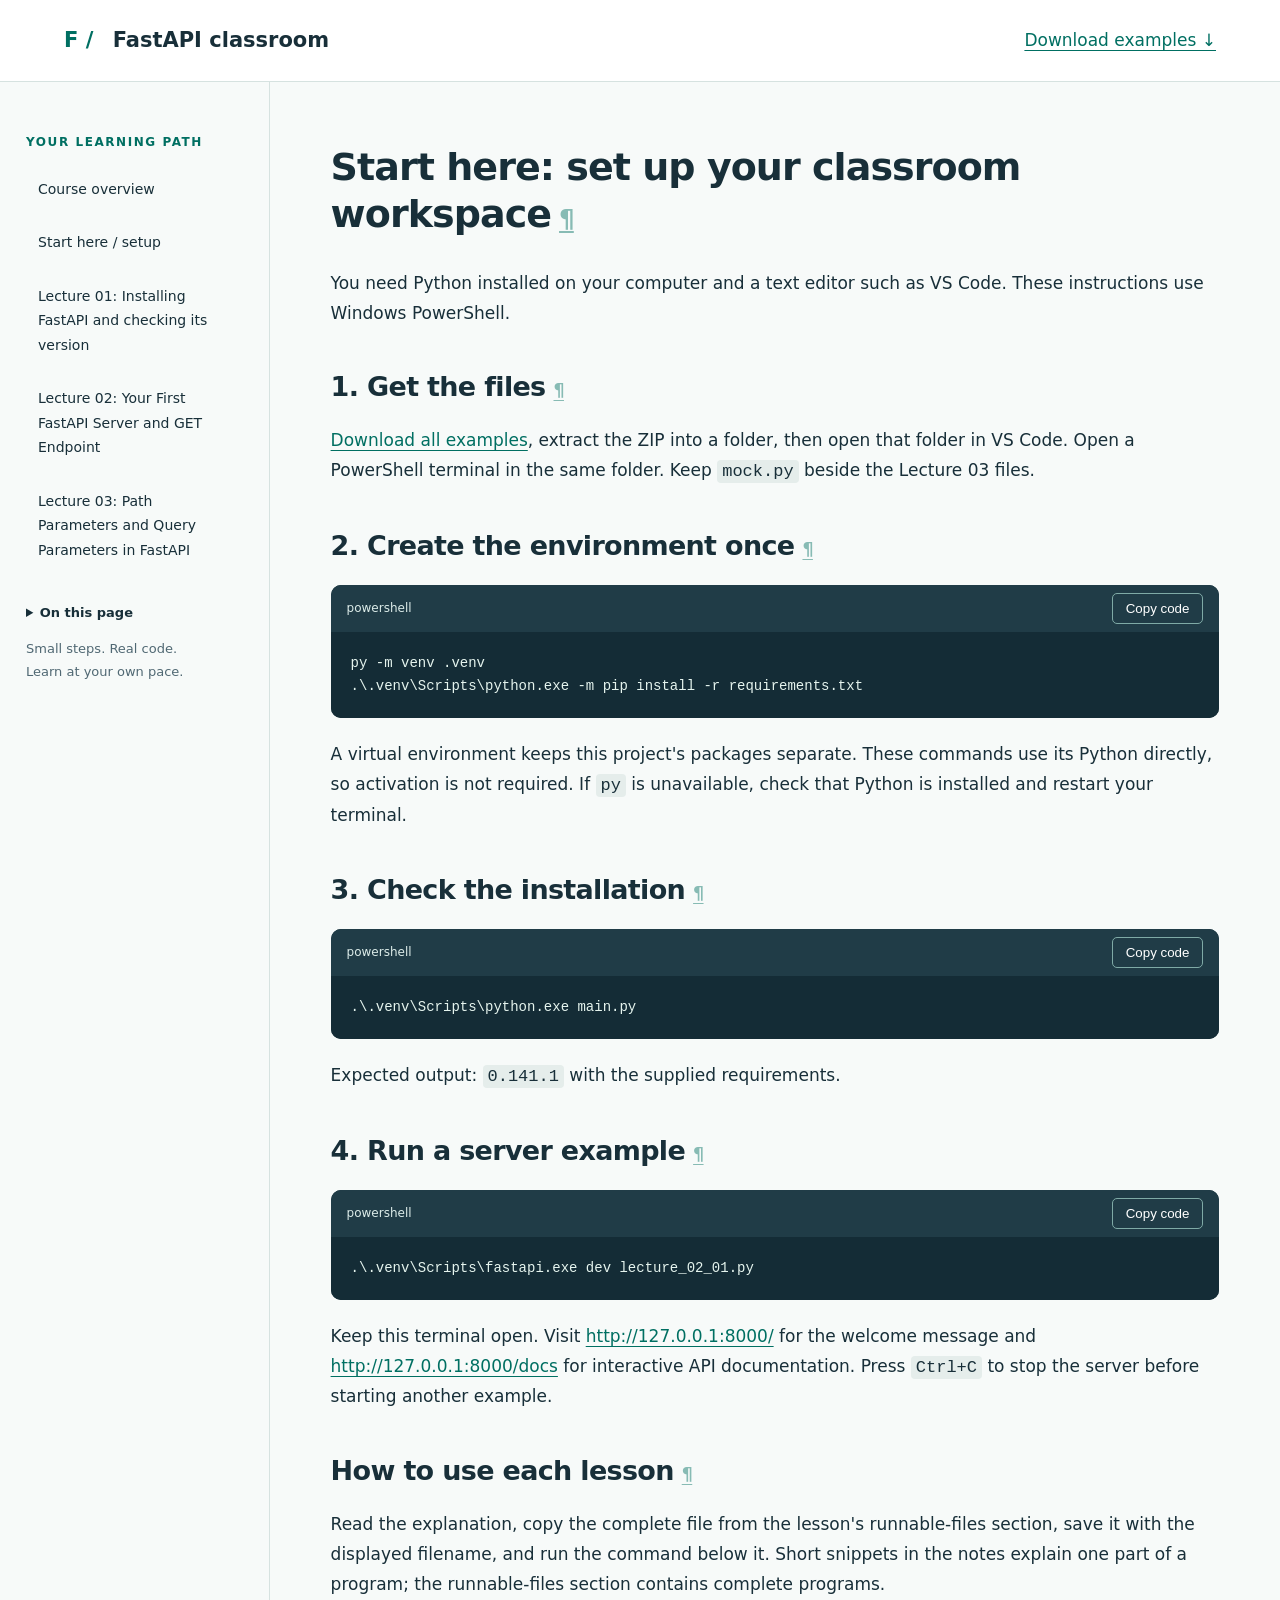
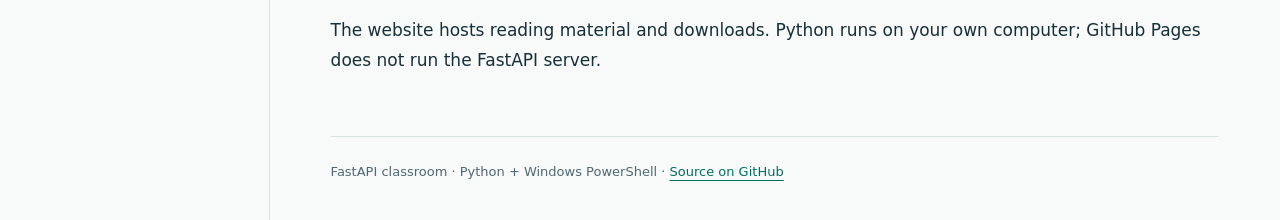
<file: docs/setup.html>
<!doctype html>
<html lang="en"><head><meta charset="utf-8"><meta name="viewport" content="width=device-width, initial-scale=1">
<title>Setup · FastAPI classroom</title><meta name="description" content="Learn FastAPI in small runnable steps, with explained code and practice exercises.">
<link rel="stylesheet" href="assets/style.css"><script src="assets/site.js" defer></script></head>
<body><a class="skip" href="#content">Skip to lesson</a><header><a class="brand" href="index.html"><span>F /</span> FastAPI classroom</a><a href="downloads/examples.zip">Download examples ↓</a></header>
<div class="layout"><aside><p class="eyebrow">YOUR LEARNING PATH</p><nav aria-label="Course"><a href="index.html">Course overview</a><a href="setup.html">Start here / setup</a><a  href="lecture_01.html">Lecture 01: Installing FastAPI and checking its version</a><a  href="lecture_02.html">Lecture 02: Your First FastAPI Server and GET Endpoint</a><a  href="lecture_03.html">Lecture 03: Path Parameters and Query Parameters in FastAPI</a></nav><details><summary>On this page</summary><div class="toc">
<ul>
<li><a href="#start-here-set-up-your-classroom-workspace">Start here: set up your classroom workspace</a><ul>
<li><a href="#1-get-the-files">1. Get the files</a></li>
<li><a href="#2-create-the-environment-once">2. Create the environment once</a></li>
<li><a href="#3-check-the-installation">3. Check the installation</a></li>
<li><a href="#4-run-a-server-example">4. Run a server example</a></li>
<li><a href="#how-to-use-each-lesson">How to use each lesson</a></li>
</ul>
</li>
</ul>
</div>
</details><p class="aside-note">Small steps. Real code.<br>Learn at your own pace.</p></aside><main id="content"><h1 id="start-here-set-up-your-classroom-workspace">Start here: set up your classroom workspace<a class="headerlink" href="#start-here-set-up-your-classroom-workspace" title="Permanent link">&para;</a></h1>
<p>You need Python installed on your computer and a text editor such as VS Code. These instructions use Windows PowerShell.</p>
<h2 id="1-get-the-files">1. Get the files<a class="headerlink" href="#1-get-the-files" title="Permanent link">&para;</a></h2>
<p><a href="downloads/examples.zip">Download all examples</a>, extract the ZIP into a folder, then open that folder in VS Code. Open a PowerShell terminal in the same folder. Keep <code>mock.py</code> beside the Lecture 03 files.</p>
<h2 id="2-create-the-environment-once">2. Create the environment once<a class="headerlink" href="#2-create-the-environment-once" title="Permanent link">&para;</a></h2>
<pre><code class="language-powershell">py -m venv .venv
.\.venv\Scripts\python.exe -m pip install -r requirements.txt
</code></pre>
<p>A virtual environment keeps this project's packages separate. These commands use its Python directly, so activation is not required. If <code>py</code> is unavailable, check that Python is installed and restart your terminal.</p>
<h2 id="3-check-the-installation">3. Check the installation<a class="headerlink" href="#3-check-the-installation" title="Permanent link">&para;</a></h2>
<pre><code class="language-powershell">.\.venv\Scripts\python.exe main.py
</code></pre>
<p>Expected output: <code>0.141.1</code> with the supplied requirements.</p>
<h2 id="4-run-a-server-example">4. Run a server example<a class="headerlink" href="#4-run-a-server-example" title="Permanent link">&para;</a></h2>
<pre><code class="language-powershell">.\.venv\Scripts\fastapi.exe dev lecture_02_01.py
</code></pre>
<p>Keep this terminal open. Visit <a href="http://127.0.0.1:8000/">http://127.0.0.1:8000/</a> for the welcome message and <a href="http://127.0.0.1:8000/docs">http://127.0.0.1:8000/docs</a> for interactive API documentation. Press <code>Ctrl+C</code> to stop the server before starting another example.</p>
<h2 id="how-to-use-each-lesson">How to use each lesson<a class="headerlink" href="#how-to-use-each-lesson" title="Permanent link">&para;</a></h2>
<p>Read the explanation, copy the complete file from the lesson's runnable-files section, save it with the displayed filename, and run the command below it. Short snippets in the notes explain one part of a program; the runnable-files section contains complete programs.</p>
<p>The website hosts reading material and downloads. Python runs on your own computer; GitHub Pages does not run the FastAPI server.</p><footer>FastAPI classroom · Python + Windows PowerShell · <a href="https://github.com/haqnawaz99/fast-api">Source on GitHub</a></footer></main></div><p id="copy-status" role="status" aria-live="polite"></p></body></html>
</file>
<file: docs/assets/style.css>
﻿:root{--ink:#182f39;--muted:#506873;--accent:#006f62;--line:#d6e2e0;--paper:#f7faf9}*{box-sizing:border-box}body{margin:0;background:var(--paper);color:var(--ink);font:17px/1.75 system-ui,sans-serif}a{color:var(--accent);text-underline-offset:4px}header{display:flex;justify-content:space-between;align-items:center;padding:22px 5%;border-bottom:1px solid var(--line);background:white;gap:20px}.brand{font-size:21px;font-weight:750;text-decoration:none;color:var(--ink)}.brand span{color:var(--accent);margin-right:12px}.layout{max-width:1500px;margin:auto;display:grid;grid-template-columns:270px minmax(0,1fr)}aside{padding:38px 26px;border-right:1px solid var(--line)}nav a{display:block;padding:12px;border-radius:8px;margin:5px 0;font-size:14px;text-decoration:none;color:var(--ink)}nav a:hover,nav a[aria-current]{background:#deefea;color:#005c50}main{padding:40px 6%;min-width:0;max-width:1150px}h1,h2,h3{line-height:1.25;letter-spacing:-.025em}h1{font-size:38px;margin:22px 0 30px}h2{margin-top:42px;font-size:27px}h3{font-size:21px;margin-top:30px}.hero{padding:30px 0 50px}.hero h1{font-size:clamp(36px,4.2vw,60px);max-width:850px}.hero em{font-style:normal;color:var(--accent)}.intro{font-size:20px;color:var(--muted)}.eyebrow{font-size:12px;font-weight:750;letter-spacing:.13em;color:var(--accent)}.primary{display:inline-block;background:var(--accent);color:white;padding:13px 22px;border-radius:7px;text-decoration:none;margin:16px 0}.meta,.aside-note{font-size:13px;color:var(--muted)}.cards{display:grid;grid-template-columns:repeat(auto-fit,minmax(220px,1fr));gap:18px}.card{display:block;background:white;border:1px solid var(--line);border-radius:12px;padding:26px;text-decoration:none;color:var(--ink)}.card:hover{border-color:var(--accent);box-shadow:0 6px 20px #163c3610}.card h2{font-size:23px;margin:18px 0}.card p{font-size:15px;color:var(--muted)}.card>span:last-child{color:var(--accent);font-weight:650}.notice{background:#e9f3ef;border-left:4px solid var(--accent);padding:18px 24px;border-radius:4px;margin:22px 0}.notice h2{margin:0}.code-wrap{position:relative;margin:22px 0;background:#142c36;border-radius:10px;overflow:hidden}.code-bar{display:flex;align-items:center;justify-content:space-between;padding:8px 16px;background:#203c47;color:#dcece9;font-size:12px}.copy{border:1px solid #7faaa6;color:white;background:transparent;border-radius:5px;padding:7px 13px;cursor:pointer}.copy:hover{background:#35545f}pre{background:#142c36;color:#e5f4ee;overflow:auto;padding:20px;margin:20px 0;border-radius:8px;line-height:1.65;font-size:14px;tab-size:4}.code-wrap pre{margin:0;border-radius:0}code{font-family:Consolas,monospace}p code,li code,td code{background:#e5edeb;padding:2px 5px;border-radius:4px;overflow-wrap:anywhere}.table-wrap{overflow:auto}table{border-collapse:collapse;width:100%;font-size:15px;margin:20px 0}th,td{border:1px solid var(--line);padding:12px;text-align:left;vertical-align:top}th{background:#eaf1ee}details{font-size:13px;margin-top:28px}summary{cursor:pointer;font-weight:700}.toc ul{padding-left:16px}.toc a{text-decoration:none}.headerlink{font-size:.65em;margin-left:8px;opacity:.45}footer{border-top:1px solid var(--line);font-size:13px;color:var(--muted);margin-top:60px;padding-top:24px}.lesson-nav{display:flex;justify-content:space-between;margin-top:40px}.skip{position:absolute;top:-100px}.skip:focus{top:0;background:white;padding:10px;z-index:5}:focus-visible{outline:3px solid #bb6500;outline-offset:4px}#copy-status{position:fixed;bottom:16px;right:16px;background:var(--ink);color:white;border-radius:8px;padding:0 14px}#copy-status:empty{display:none}@media(max-width:800px){.layout{display:block}aside{border-right:0;border-bottom:1px solid var(--line);padding:16px 6%}.aside-note{display:none}aside details{margin-top:10px}nav{display:flex;flex-wrap:wrap}nav a{padding:7px;font-size:12px}main{padding:24px 6%}header{font-size:12px}.brand{font-size:17px}h1{font-size:32px}.hero{padding:10px 0 28px}}@media print{aside,header,.copy,.lesson-nav{display:none}.layout{display:block}main{max-width:none}pre{white-space:pre-wrap;color:black;background:#eee}.code-bar{color:black;background:#eee}}
</file>
